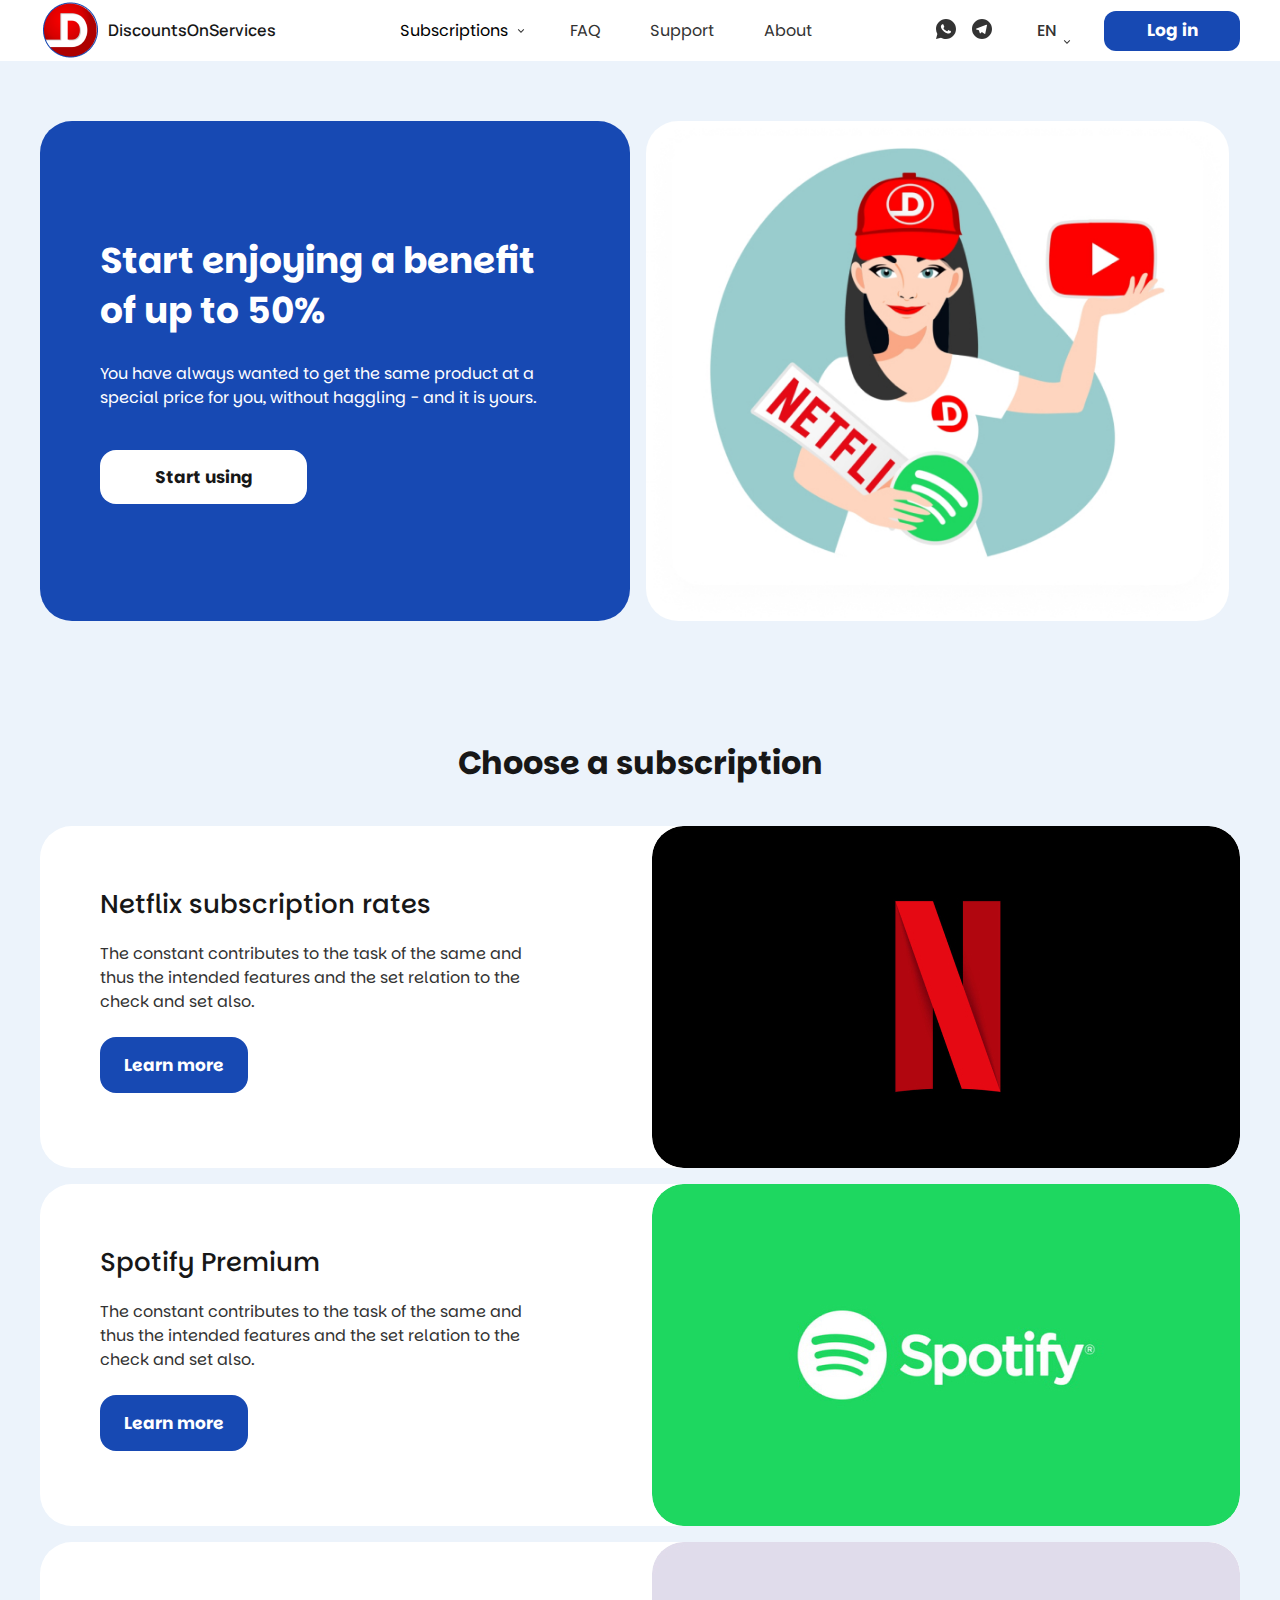
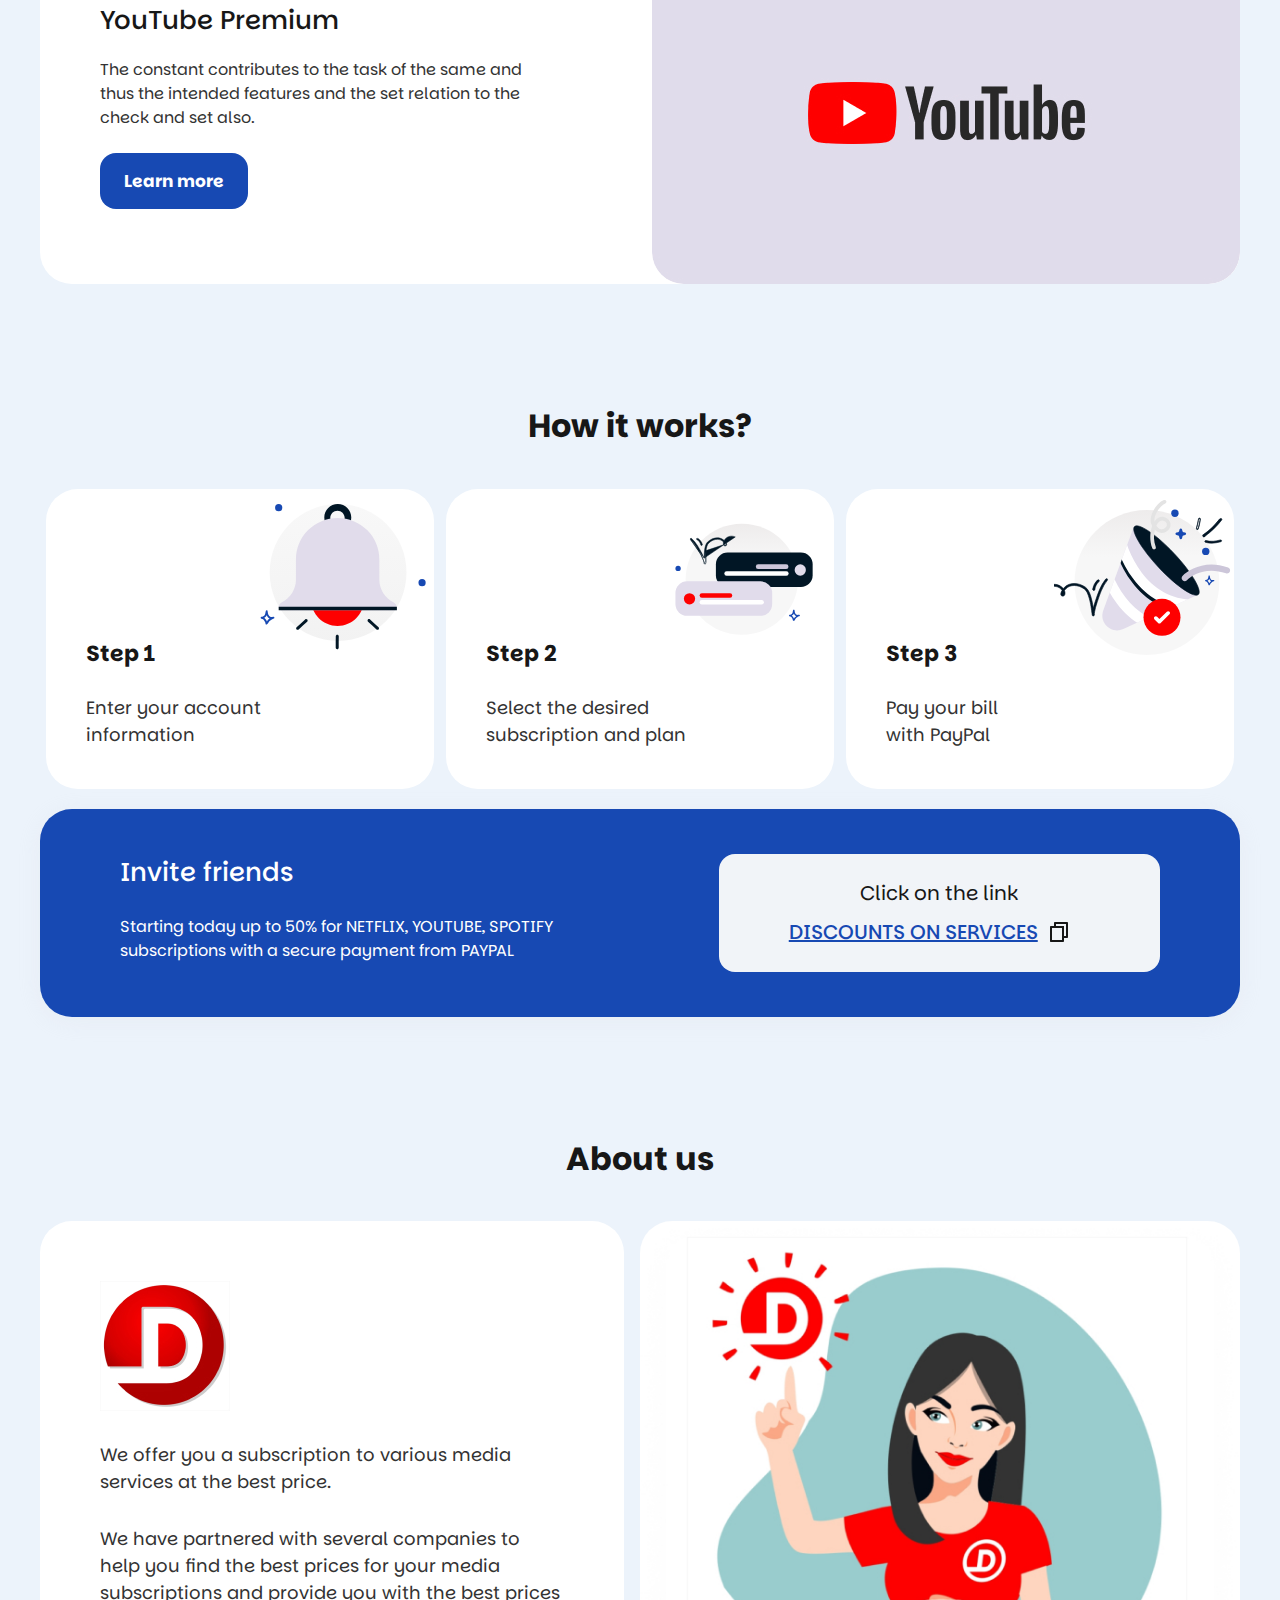
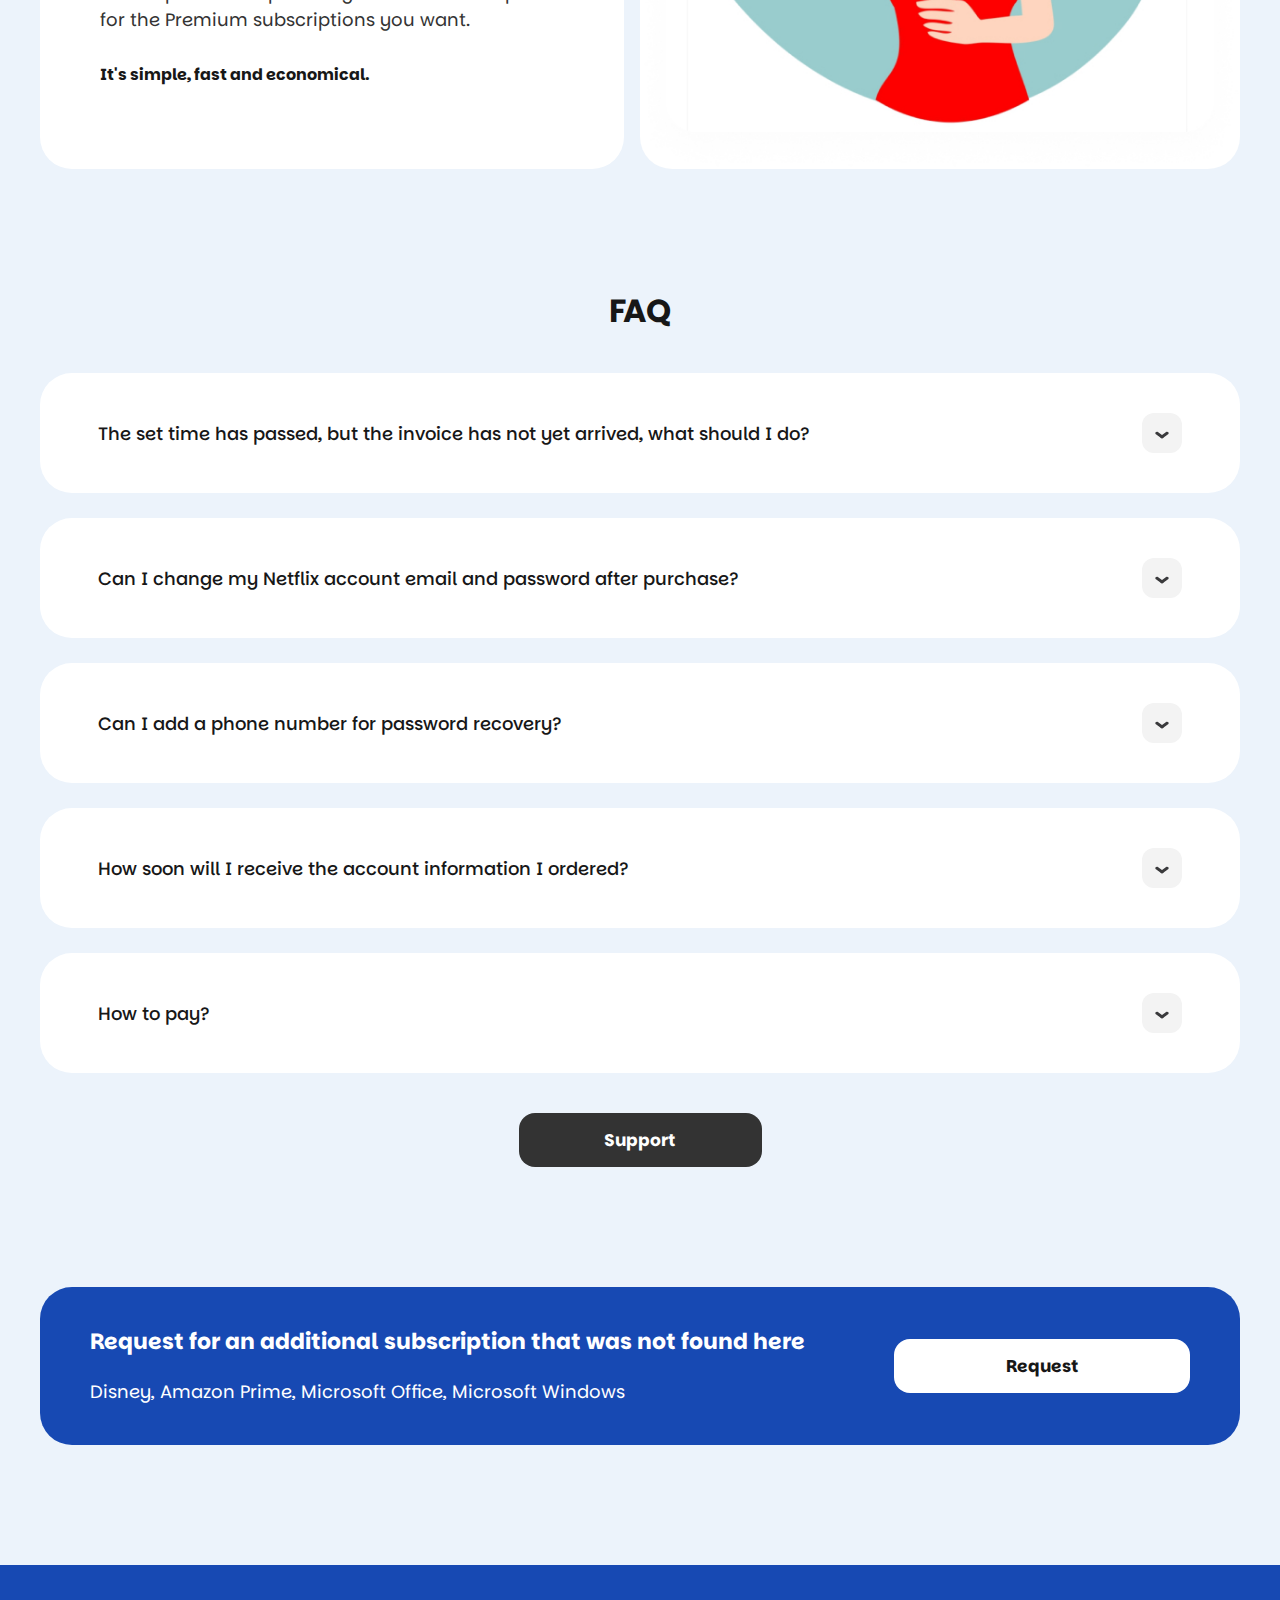
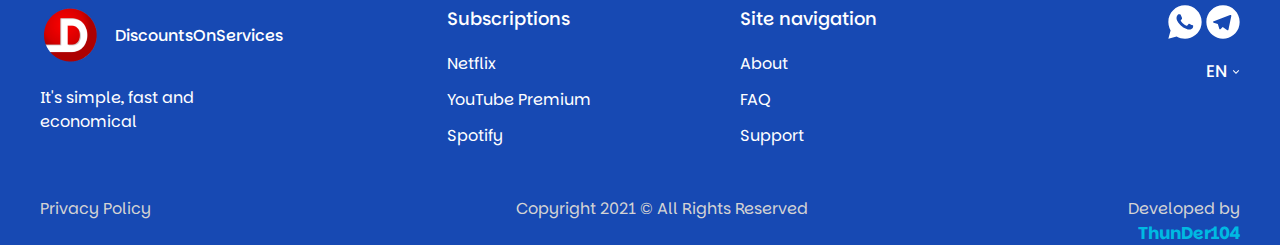
<file: index.html>
<!DOCTYPE html>
<html lang="en">

<head>
  <meta charset="UTF-8">
  <meta name="viewport" content="width=device-width, initial-scale=1.0">
  <title>DiscountsOnServices - Home</title>
  <link rel="stylesheet" href="./reset.css">
  <link rel="stylesheet" href="./style.css">
  <link rel="stylesheet" href="./hover.css">
</head>
<header class="header">
  <div class="container">
    <a class="header__logo-wrapper" href="./index-en.html">
      <img src="./img/logo.png" alt="" class="header__logo-img">
      DiscountsOnServices
    </a>
    <nav class="header__nav">
      <ul class="header__nav-list">
        <li class="select">
          <select name="header__nav-subs" id="pageSelect">
            <option value="" selected>Subscriptions</option>
            <option value="https://google.com">Netflix</option> <!--! NETFLIX -->
            <option value="https://google.com">YouTube Premium</option> <!--! YOUTUBE PREMIUM -->
            <option value="https://google.com">Spotify</option> <!--! SPOTIFY -->
          </select>
        </li>
        <li><a href="#!">FAQ</a></li> <!--! FAQ -->
        <li><a href="#faq">Support</a></li>
        <li><a href="#info">About</a></li>
      </ul>
    </nav>
    <div class="header__btns-wrapper">
      <div class="header__socials-wrapper">
        <a href="#!" class="header__socials-item"><svg width="20" height="20" viewBox="0 0 20 20" fill="none"
            xmlns="http://www.w3.org/2000/svg" class="header__socials-icon">
            <path
              d="M0.00401338 20L1.35601 15.032C0.465151 13.5049 -0.00289063 11.768 1.34322e-05 10C1.34322e-05 4.477 4.47701 0 10 0C15.523 0 20 4.477 20 10C20 15.523 15.523 20 10 20C8.23279 20.0029 6.49667 19.5352 4.97001 18.645L0.00401338 20ZM6.39101 5.308C6.26188 5.31602 6.13569 5.35003 6.02001 5.408C5.91153 5.46943 5.81251 5.54622 5.72601 5.636C5.60601 5.749 5.53801 5.847 5.46501 5.942C5.09542 6.423 4.89662 7.01342 4.90001 7.62C4.90201 8.11 5.03001 8.587 5.23001 9.033C5.63901 9.935 6.31201 10.89 7.20101 11.775C7.41501 11.988 7.62401 12.202 7.84901 12.401C8.9524 13.3725 10.2673 14.073 11.689 14.447L12.258 14.534C12.443 14.544 12.628 14.53 12.814 14.521C13.1053 14.506 13.3896 14.4271 13.647 14.29C13.813 14.202 13.891 14.158 14.03 14.07C14.03 14.07 14.073 14.042 14.155 13.98C14.29 13.88 14.373 13.809 14.485 13.692C14.568 13.606 14.64 13.505 14.695 13.39C14.773 13.227 14.851 12.916 14.883 12.657C14.907 12.459 14.9 12.351 14.897 12.284C14.893 12.177 14.804 12.066 14.707 12.019L14.125 11.758C14.125 11.758 13.255 11.379 12.724 11.137C12.668 11.1126 12.608 11.0987 12.547 11.096C12.4786 11.089 12.4095 11.0967 12.3443 11.1186C12.2791 11.1405 12.2193 11.1761 12.169 11.223V11.221C12.164 11.221 12.097 11.278 11.374 12.154C11.3325 12.2098 11.2754 12.2519 11.2098 12.2751C11.1443 12.2982 11.0733 12.3013 11.006 12.284C10.9409 12.2666 10.877 12.2445 10.815 12.218C10.691 12.166 10.648 12.146 10.563 12.109L10.558 12.107C9.98592 11.8572 9.45624 11.5198 8.98801 11.107C8.86201 10.997 8.74501 10.877 8.62501 10.761C8.23159 10.3842 7.88873 9.95801 7.60501 9.493L7.54601 9.398C7.50364 9.33416 7.46937 9.2653 7.44401 9.193C7.40601 9.046 7.50501 8.928 7.50501 8.928C7.50501 8.928 7.74801 8.662 7.86101 8.518C7.9551 8.39832 8.04289 8.27382 8.12401 8.145C8.24201 7.955 8.27901 7.76 8.21701 7.609C7.93701 6.925 7.64701 6.244 7.34901 5.568C7.29001 5.434 7.11501 5.338 6.95601 5.319C6.90201 5.313 6.84801 5.307 6.79401 5.303C6.65972 5.29633 6.52515 5.29766 6.39101 5.307V5.308Z" />
          </svg>
        </a>
        <a href="https://t.me/ThunDer_104" class="header__socials-item">
          <svg width="20" height="20" viewBox="0 0 20 20" fill="none" xmlns="http://www.w3.org/2000/svg"
            class="header__socials-icon">
            <path
              d="M10 20C4.477 20 0 15.523 0 10C0 4.477 4.477 0 10 0C15.523 0 20 4.477 20 10C20 15.523 15.523 20 10 20ZM6.89 11.17L6.903 11.163L7.773 14.033C7.885 14.344 8.039 14.4 8.226 14.374C8.414 14.349 8.513 14.248 8.636 14.13L9.824 12.982L12.374 14.87C12.84 15.127 13.175 14.994 13.291 14.438L14.948 6.616C15.131 5.888 14.811 5.596 14.246 5.828L4.513 9.588C3.849 9.854 3.853 10.226 4.393 10.391L6.89 11.171V11.17Z" />
          </svg>

        </a>
      </div>
      <div class="header__lang-wrapper">
        <select name="lang" id="lang" class="lang">
          <option value="./index.html" selected>EN</option>
          <option value="./index-ru.html">RU</option>
          <option value="./index-ua.html">UA</option>
        </select>
      </div>
      <a href="#!" class="header__login">Log in</a>
    </div>
    <button class="menu-icon">
      <div class="menu-icon__line"></div>
    </button>
  </div>



  <!--! MOBILE  -->
  <div class="mobile">
    <div class="mobile__container">
      <nav class="mobile__nav">
        <ul class="mobile__nav-list mobile__nav-list--icons">
          <li class="mobile__nav-list__item mobile__nav-list__item--icons"><a href="#!">Home</a></li>
          <li class="mobile__nav-list__item mobile__nav-list__item--icons"><a href="#!">About</a></li>
          <li class="mobile__nav-list__item mobile__nav-list__item--icons"><a href="#!">FAQ</a></li>
          <li class="mobile__nav-list__item mobile__nav-list__item--icons"><a href="#!">Support</a></li>
        </ul>
      </nav>
      <nav class="mobile__nav">
        <ul class="mobile__nav-list">
          <li class="mobile__nav-list__item"><a href="#!">Netflix</a></li>
          <li class="mobile__nav-list__item"><a href="#!">Youtube</a></li>
          <li class="mobile__nav-list__item"><a href="#!">Spotify</a></li>
        </ul>
      </nav>
      <div class="mobile-reg">
        <button class="mobile-reg__btn login">Login</button>
        <button class="mobile-reg__btn sign">Sign up</button>
      </div>
      <div class="mobile-bottom">
        <div class="mobile__socials">
          <a href="#!" class="mobile__socials-item">
            <svg width="20" height="20" viewBox="0 0 20 20" fill="none" xmlns="http://www.w3.org/2000/svg"
              class="mobile__socials-icon">
              <path
                d="M0.00401338 20L1.35601 15.032C0.465151 13.5049 -0.00289063 11.768 1.34322e-05 10C1.34322e-05 4.477 4.47701 0 10 0C15.523 0 20 4.477 20 10C20 15.523 15.523 20 10 20C8.23279 20.0029 6.49667 19.5352 4.97001 18.645L0.00401338 20ZM6.39101 5.308C6.26188 5.31602 6.13569 5.35003 6.02001 5.408C5.91153 5.46943 5.81251 5.54622 5.72601 5.636C5.60601 5.749 5.53801 5.847 5.46501 5.942C5.09542 6.423 4.89662 7.01342 4.90001 7.62C4.90201 8.11 5.03001 8.587 5.23001 9.033C5.63901 9.935 6.31201 10.89 7.20101 11.775C7.41501 11.988 7.62401 12.202 7.84901 12.401C8.9524 13.3725 10.2673 14.073 11.689 14.447L12.258 14.534C12.443 14.544 12.628 14.53 12.814 14.521C13.1053 14.506 13.3896 14.4271 13.647 14.29C13.813 14.202 13.891 14.158 14.03 14.07C14.03 14.07 14.073 14.042 14.155 13.98C14.29 13.88 14.373 13.809 14.485 13.692C14.568 13.606 14.64 13.505 14.695 13.39C14.773 13.227 14.851 12.916 14.883 12.657C14.907 12.459 14.9 12.351 14.897 12.284C14.893 12.177 14.804 12.066 14.707 12.019L14.125 11.758C14.125 11.758 13.255 11.379 12.724 11.137C12.668 11.1126 12.608 11.0987 12.547 11.096C12.4786 11.089 12.4095 11.0967 12.3443 11.1186C12.2791 11.1405 12.2193 11.1761 12.169 11.223V11.221C12.164 11.221 12.097 11.278 11.374 12.154C11.3325 12.2098 11.2754 12.2519 11.2098 12.2751C11.1443 12.2982 11.0733 12.3013 11.006 12.284C10.9409 12.2666 10.877 12.2445 10.815 12.218C10.691 12.166 10.648 12.146 10.563 12.109L10.558 12.107C9.98592 11.8572 9.45624 11.5198 8.98801 11.107C8.86201 10.997 8.74501 10.877 8.62501 10.761C8.23159 10.3842 7.88873 9.95801 7.60501 9.493L7.54601 9.398C7.50364 9.33416 7.46937 9.2653 7.44401 9.193C7.40601 9.046 7.50501 8.928 7.50501 8.928C7.50501 8.928 7.74801 8.662 7.86101 8.518C7.9551 8.39832 8.04289 8.27382 8.12401 8.145C8.24201 7.955 8.27901 7.76 8.21701 7.609C7.93701 6.925 7.64701 6.244 7.34901 5.568C7.29001 5.434 7.11501 5.338 6.95601 5.319C6.90201 5.313 6.84801 5.307 6.79401 5.303C6.65972 5.29633 6.52515 5.29766 6.39101 5.307V5.308Z"
                fill="#333333" />
            </svg>
          </a>
          <a href="https://t.me/ThunDer_104" class="mobile__socials-item">
            <svg width="20" height="20" viewBox="0 0 20 20" fill="none" xmlns="http://www.w3.org/2000/svg"
              class="mobile__socials-icon">
              <path
                d="M10 20C4.477 20 0 15.523 0 10C0 4.477 4.477 0 10 0C15.523 0 20 4.477 20 10C20 15.523 15.523 20 10 20ZM6.89 11.17L6.903 11.163L7.773 14.033C7.885 14.344 8.039 14.4 8.226 14.374C8.414 14.349 8.513 14.248 8.636 14.13L9.824 12.982L12.374 14.87C12.84 15.127 13.175 14.994 13.291 14.438L14.948 6.616C15.131 5.888 14.811 5.596 14.246 5.828L4.513 9.588C3.849 9.854 3.853 10.226 4.393 10.391L6.89 11.171V11.17Z"
                fill="#333333" />
            </svg>
          </a>
        </div>
        <div class="mobile__lang-wrapper">
          <select name="mobile__lang" id="mobile__lang" class="mobile__lang">
            <option value="./index.html" selected>EN</option>
            <option value="./index-ru.html">RU</option>
            <option value="./index-ua.html">UA</option>
          </select>
        </div>
      </div>
    </div>
  </div>
</header>




<main class="main">
  <section class="hero">
    <div class="container">
      <div class="hero__wrapper">
        <h1 class="hero__title title">Start enjoying a benefit
          of up to 50%</h1>
        <p class="hero__desc desc">You have always wanted to get the same product at a special price for you, without
          haggling - and it is yours.</p>
        <button class="hero__btn">Start using</button>
      </div>
      <img src="./img/hero.jpg" alt="There hero image" class="hero__img">
    </div>
  </section>
  <section class="sublist">
    <div class="container">
      <h3 class="sublist__title title">Choose a subscription</h3>
      <div class="sublist__cards">
        <div class="sublist__card">
          <div class="sublist__card-wrapper">
            <h3 class="sublist__card-title title">Netflix subscription rates</h3>
            <p class="sublist__card-desc desc">The constant contributes to the task of the same and thus the intended
              features and the set relation to the check and set also.</p>
            <a class="btn sublist__card-btn" href="#!">Learn more</a>
          </div>
          <img src="./img/netflix.jpg" alt="" class="sublist__card-img">
        </div>
        <div class="sublist__card">
          <div class="sublist__card-wrapper">
            <h3 class="sublist__card-title title">Spotify Premium</h3>
            <p class="sublist__card-desc desc">The constant contributes to the task of the same and thus the intended
              features and the set relation to the check and set also.</p>
            <a class="btn sublist__card-btn" href="#!">Learn more</a>
          </div>
          <img src="./img/spotify.jpg" alt="" class="sublist__card-img">
        </div>
        <div class="sublist__card">
          <div class="sublist__card-wrapper">
            <h3 class="sublist__card-title title">YouTube Premium</h3>
            <p class="sublist__card-desc desc">The constant contributes to the task of the same and thus the intended
              features and the set relation to the check and set also.</p>
            <a class="btn sublist__card-btn" href="#!">Learn more</a>
          </div>
          <img src="./img/youtube.jpg" alt="" class="sublist__card-img">
        </div>
      </div>
    </div>
  </section>
  <section class="info">
    <div class="container">
      <h2 class="info__title title">How it works?</h2>
      <div class="info__steps">
        <div class="info__card">
          <img src="./img/info-list_1.svg" alt="" class="info__card-img">
          <h3 class="info__card-title title">Step 1</h3>
          <p class="info__card-desc desc">Enter your account<br>information</p>
        </div>
        <div class="info__card">
          <img src="./img/info-list_2.svg" alt="" class="info__card-img">
          <h3 class="info__card-title title">Step 2</h3>
          <p class="info__card-desc desc">Select the desired<br>subscription and plan</p>
        </div>
        <div class="info__card">
          <img src="./img/info-list_3.svg" alt="" class="info__card-img">
          <h3 class="info__card-title title">Step 3</h3>
          <p class="info__card-desc desc">Pay your bill<br>
            with PayPal</p>
        </div>
      </div>
      <div class="info__invite">
        <div class="info__invite-wrapper">
          <h3 class="info__invite-title title">Invite friends</h3>
          <p class="info__invite-desc desc">Starting today up to 50% for NETFLIX, YOUTUBE, SPOTIFY subscriptions with
            a secure payment from PAYPAL</p>
        </div>
        <div class="info__invite-link-wrapper">
          <h3 class="info__link-title title">Click on the link</h3>
          <a href="https://t.me/DiscountsOnServices_bot" class="info__invite-link">Discounts On Services</a>
        </div>
      </div>
    </div>
  </section>

  <section class="about">
    <div class="container">
      <h2 class="about__title title">
        About us
      </h2>
      <div class="about__content">
        <div class="about__text">
          <img src="./img/logo-big.jpg" alt="" class="about__logo">
          <p class="about__desc desc">We offer you a subscription to various media services at the best price.</p>
          <p class="about__desc desc">We have partnered with several companies to help you find the best prices for
            your media subscriptions and provide you with the best prices for the Premium subscriptions you want.</p>
          <p class="about__desc__bold desc">It's simple, fast and economical.</p>
        </div>
        <img src="./img/about-hero.jpg" alt="" class="about__img">
      </div>
    </div>
  </section>

  <section class="faq">
    <div class="container">
      <h2 class="faq__title title">FAQ</h2>
      <div class="faq__accordion">
        <div class="faq__accordion-item">
          <div class="faq__accordion-header">
            <h4 class="faq__accordion-title title">The set time has passed, but the invoice has not yet arrived, what
              should I do?</h4>
          </div>
          <div class="faq__accordion-body">
            <p class="faq__accordion-content desc">If the invoice hasn't arrived on time, check your spam folder and
              confirm the sender's contact details. If needed, reach out to request a resend or alternative delivery
              method.</p>
          </div>
        </div>
        <div class="faq__accordion-item">
          <div class="faq__accordion-header">
            <h4 class="faq__accordion-title title">Can I change my Netflix account email and password after purchase?
            </h4>
          </div>
          <div class="faq__accordion-body">
            <p class="faq__accordion-content desc">Yes shure! You can change your email and password twice a day</p>
          </div>
        </div>
        <div class="faq__accordion-item">
          <div class="faq__accordion-header">
            <h4 class="faq__accordion-title title">Can I add a phone number for password recovery?</h4>
          </div>
          <div class="faq__accordion-body">
            <p class="faq__accordion-content desc">Yes shure!</p>
          </div>
        </div>
        <div class="faq__accordion-item">
          <div class="faq__accordion-header">
            <h4 class="faq__accordion-title title">How soon will I receive the account information I ordered?</h4>
          </div>
          <div class="faq__accordion-body">
            <p class="faq__accordion-content desc">1-2 weeks</p>
          </div>
        </div>
        <div class="faq__accordion-item">
          <div class="faq__accordion-header">
            <h4 class="faq__accordion-title title">How to pay?</h4>
          </div>
          <div class="faq__accordion-body">
            <p class="faq__accordion-content desc">Payment options we currently have: PayPal, Bitcoin.</p>
          </div>
        </div>
      </div>
      <button class="faq-btn">Support</button>
    </div>
  </section>
</main>
<div class="wrapper-down">
  <div class="request">
    <div class="container">
      <div class="request-wrapper">
        <div class="request__text-wrapper">
          <h2 class="request__title title">Request for an additional subscription that was not found here</h2>
          <p class="request__desc desc">Disney, Amazon Prime, Microsoft Office, Microsoft Windows</p>
        </div>
        <button class="request__btn">Request</button>
      </div>
    </div>
  </div>
  <footer class="footer">
    <div class="container">
      <div class="footer__info">
        <a class="footer__logo-wrapper" href="./index-en.html">
          <img src="./img/logo.png" alt="" class="footer__logo-img">
          DiscountsOnServices
        </a>
        <p class="footer__desc desc">It's simple, fast and economical</p>
      </div>
      <ul class="footer__nav">
        <li class="footer__nav-item--subs footer__nav-item ">
          <h4 class="footer__list-title">Subscriptions</h4>
          <ul class="footer__nav-list">
            <li><a href="#!" class="footer__nav-link">Netflix</a></li>
            <li><a href="#!" class="footer__nav-link">YouTube Premium</a></li>
            <li><a href="#!" class="footer__nav-link">Spotify</a></li>
          </ul>
        </li>
        <li class="footer__nav-item footer__nav-item--nav">
          <h4 class="footer__list-title">Site navigation</h4>
          <ul class="footer__nav-list">
            <li><a href="#!" class="footer__nav-link">About</a></li>
            <li><a href="#!" class="footer__nav-link">FAQ</a></li>
            <li><a href="#!" class="footer__nav-link">Support</a></li>
          </ul>
        </li>
      </ul>
      <div class="footer__btns-wrapper">
        <div class="footer__socials">
          <div class="footer__socials-links">
            <a href="#!" class="footer__social-link">
              <svg class="footer__social-icon" width="34" height="34" viewBox="0 0 34 34" xmlns="http://www.w3.org/2000/svg">
                <path
                  d="M0.340185 33.6663L2.59352 25.3863C1.10875 22.8411 0.328678 19.9463 0.333518 16.9997C0.333518 7.79467 7.79519 0.333008 17.0002 0.333008C26.2052 0.333008 33.6669 7.79467 33.6669 16.9997C33.6669 26.2047 26.2052 33.6663 17.0002 33.6663C14.0548 33.6711 11.1613 32.8916 8.61685 31.408L0.340185 33.6663ZM10.9852 9.17967C10.77 9.19304 10.5596 9.24973 10.3669 9.34634C10.1861 9.44872 10.021 9.57672 9.87685 9.72634C9.67685 9.91467 9.56352 10.078 9.44185 10.2363C8.82587 11.038 8.49453 12.022 8.50018 13.033C8.50352 13.8497 8.71685 14.6447 9.05018 15.388C9.73185 16.8913 10.8535 18.483 12.3352 19.958C12.6919 20.313 13.0402 20.6697 13.4152 21.0013C15.2542 22.6204 17.4456 23.7881 19.8152 24.4113L20.7635 24.5563C21.0719 24.573 21.3802 24.5497 21.6902 24.5347C22.1756 24.5096 22.6495 24.3782 23.0785 24.1497C23.3552 24.003 23.4852 23.9297 23.7169 23.783C23.7169 23.783 23.7885 23.7363 23.9252 23.633C24.1502 23.4663 24.2885 23.348 24.4752 23.153C24.6135 23.0097 24.7335 22.8413 24.8252 22.6497C24.9552 22.378 25.0852 21.8597 25.1385 21.428C25.1785 21.098 25.1669 20.918 25.1619 20.8063C25.1552 20.628 25.0069 20.443 24.8452 20.3647L23.8752 19.9297C23.8752 19.9297 22.4252 19.298 21.5402 18.8947C21.4469 18.854 21.3469 18.8308 21.2452 18.8263C21.1312 18.8146 21.0159 18.8275 20.9073 18.864C20.7986 18.9005 20.699 18.9598 20.6152 19.038V19.0347C20.6069 19.0347 20.4952 19.1297 19.2902 20.5897C19.221 20.6826 19.1258 20.7528 19.0165 20.7914C18.9073 20.83 18.789 20.8352 18.6769 20.8063C18.5683 20.7773 18.4619 20.7405 18.3585 20.6963C18.1519 20.6097 18.0802 20.5763 17.9385 20.5147L17.9302 20.5113C16.9767 20.095 16.0939 19.5328 15.3135 18.8447C15.1035 18.6613 14.9085 18.4613 14.7085 18.268C14.0528 17.6401 13.4814 16.9297 13.0085 16.1547L12.9102 15.9963C12.8396 15.8899 12.7825 15.7752 12.7402 15.6547C12.6769 15.4097 12.8419 15.213 12.8419 15.213C12.8419 15.213 13.2469 14.7697 13.4352 14.5297C13.592 14.3302 13.7383 14.1227 13.8735 13.908C14.0702 13.5913 14.1319 13.2663 14.0285 13.0147C13.5619 11.8747 13.0785 10.7397 12.5819 9.61301C12.4835 9.38967 12.1919 9.22967 11.9269 9.19801C11.8369 9.18801 11.7469 9.17801 11.6569 9.17134C11.433 9.16022 11.2087 9.16245 10.9852 9.17801V9.17967Z"
                  fill="white" />
              </svg>

            </a>
            <a href="https://t.me/ThunDer_104" class="footer__social-link"><svg class="footer__social-icon" width="34" height="34"
                viewBox="0 0 34 34" xmlns="http://www.w3.org/2000/svg">
                <path
                  d="M17.0002 33.6663C7.79516 33.6663 0.333496 26.2047 0.333496 16.9997C0.333496 7.79467 7.79516 0.333008 17.0002 0.333008C26.2052 0.333008 33.6668 7.79467 33.6668 16.9997C33.6668 26.2047 26.2052 33.6663 17.0002 33.6663ZM11.8168 18.9497L11.8385 18.938L13.2885 23.7213C13.4752 24.2397 13.7318 24.333 14.0435 24.2897C14.3568 24.248 14.5218 24.0797 14.7268 23.883L16.7068 21.9697L20.9568 25.1163C21.7335 25.5447 22.2918 25.323 22.4852 24.3963L25.2468 11.3597C25.5518 10.1463 25.0185 9.65967 24.0768 10.0463L7.85516 16.313C6.7485 16.7563 6.75516 17.3763 7.65516 17.6513L11.8168 18.9513V18.9497Z"
                  fill="white" />
              </svg>
            </a>
          </div>

          <div class="footer__lang-wrapper">
            <select name="footer__lang" id="footer__lang" class="footer__lang">
              <option value="./index.html" selected>EN</option>
              <option value="./index-ru.html">RU</option>
              <option value="./index-ua.html">UA</option>
            </select>
          </div>
        </div>
      </div>
      <a href="#!" class="footer__bottom-link privacy">Privacy Policy</a>
      <a href="#!" class="footer__bottom-link copy">Copyright 2021 © All Rights Reserved</a>
      <a href="https://t.me/ThunDer_104" class="footer__bottom-link dev">Developed by <span
          class="thunder">ThunDer104</span></a>
    </div>
  </footer>
</div>

<script src="./js/script.js"></script>
</body>

</html>
</file>
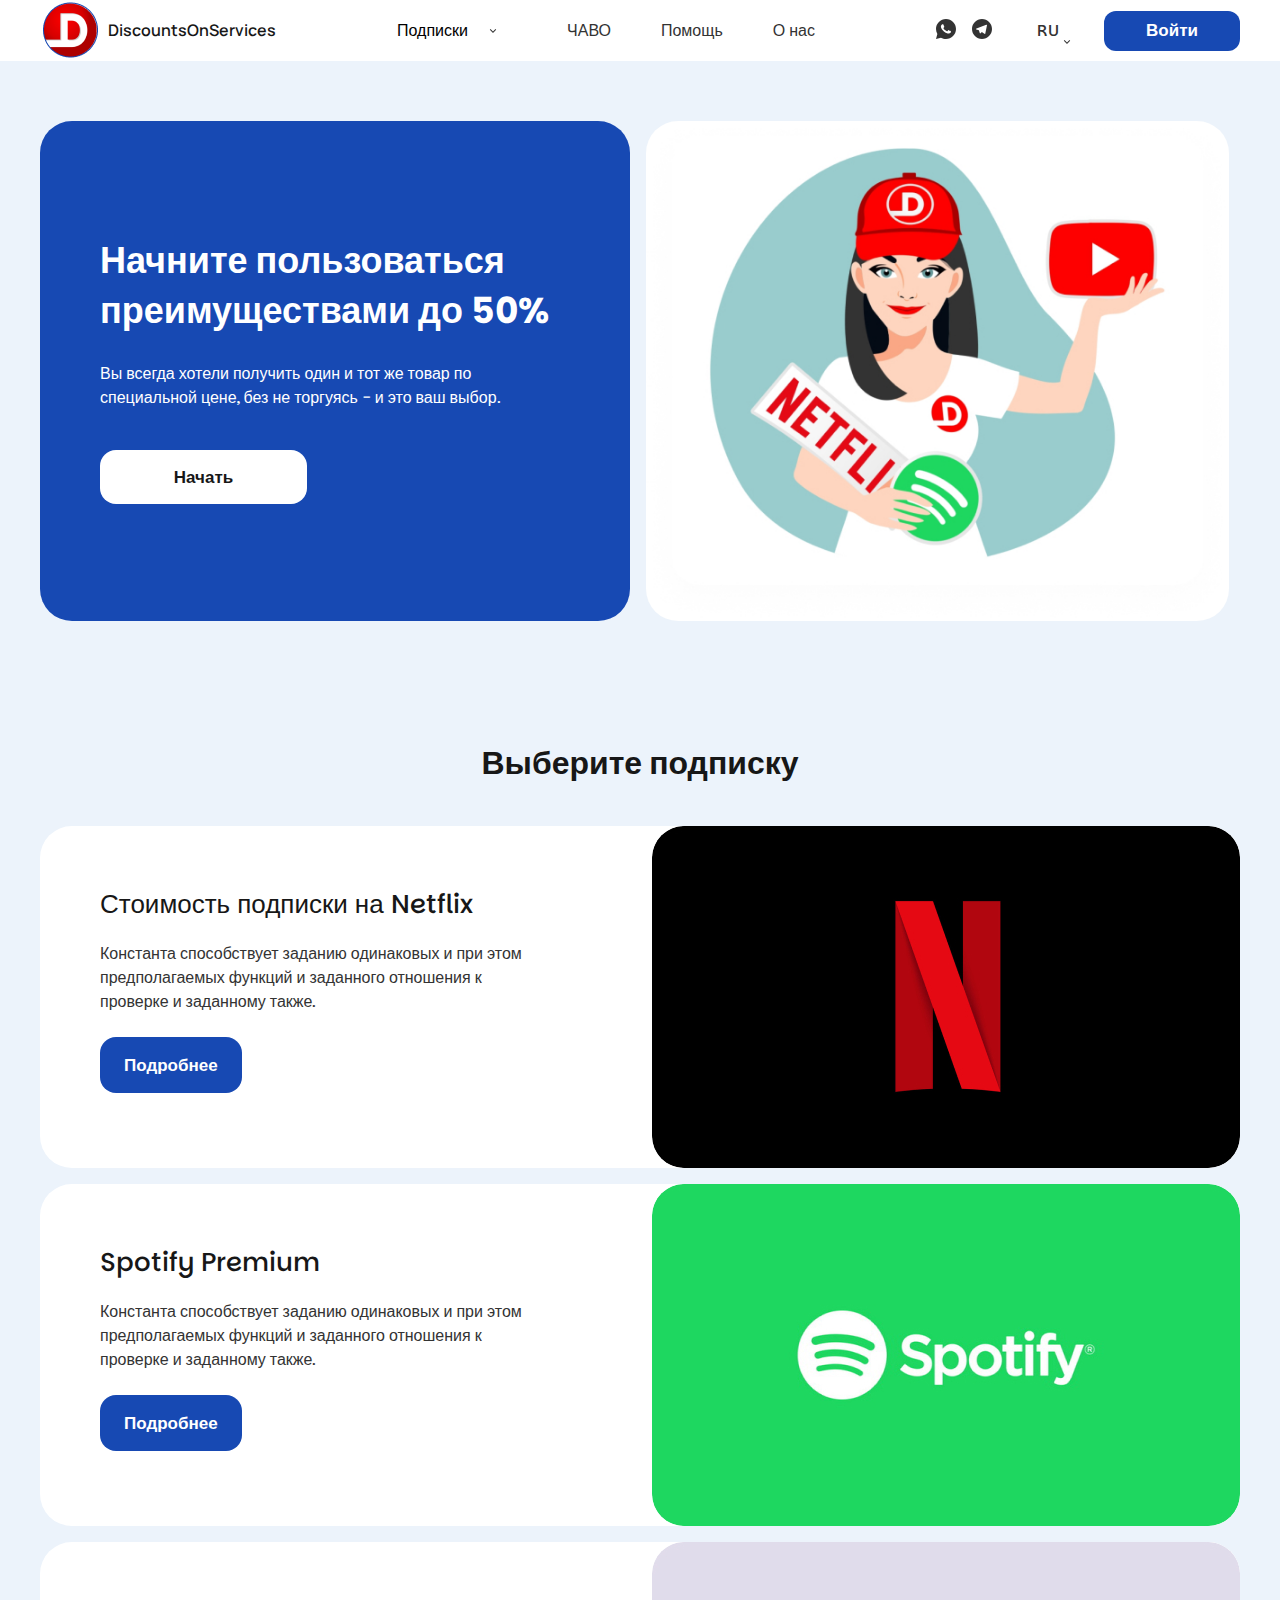
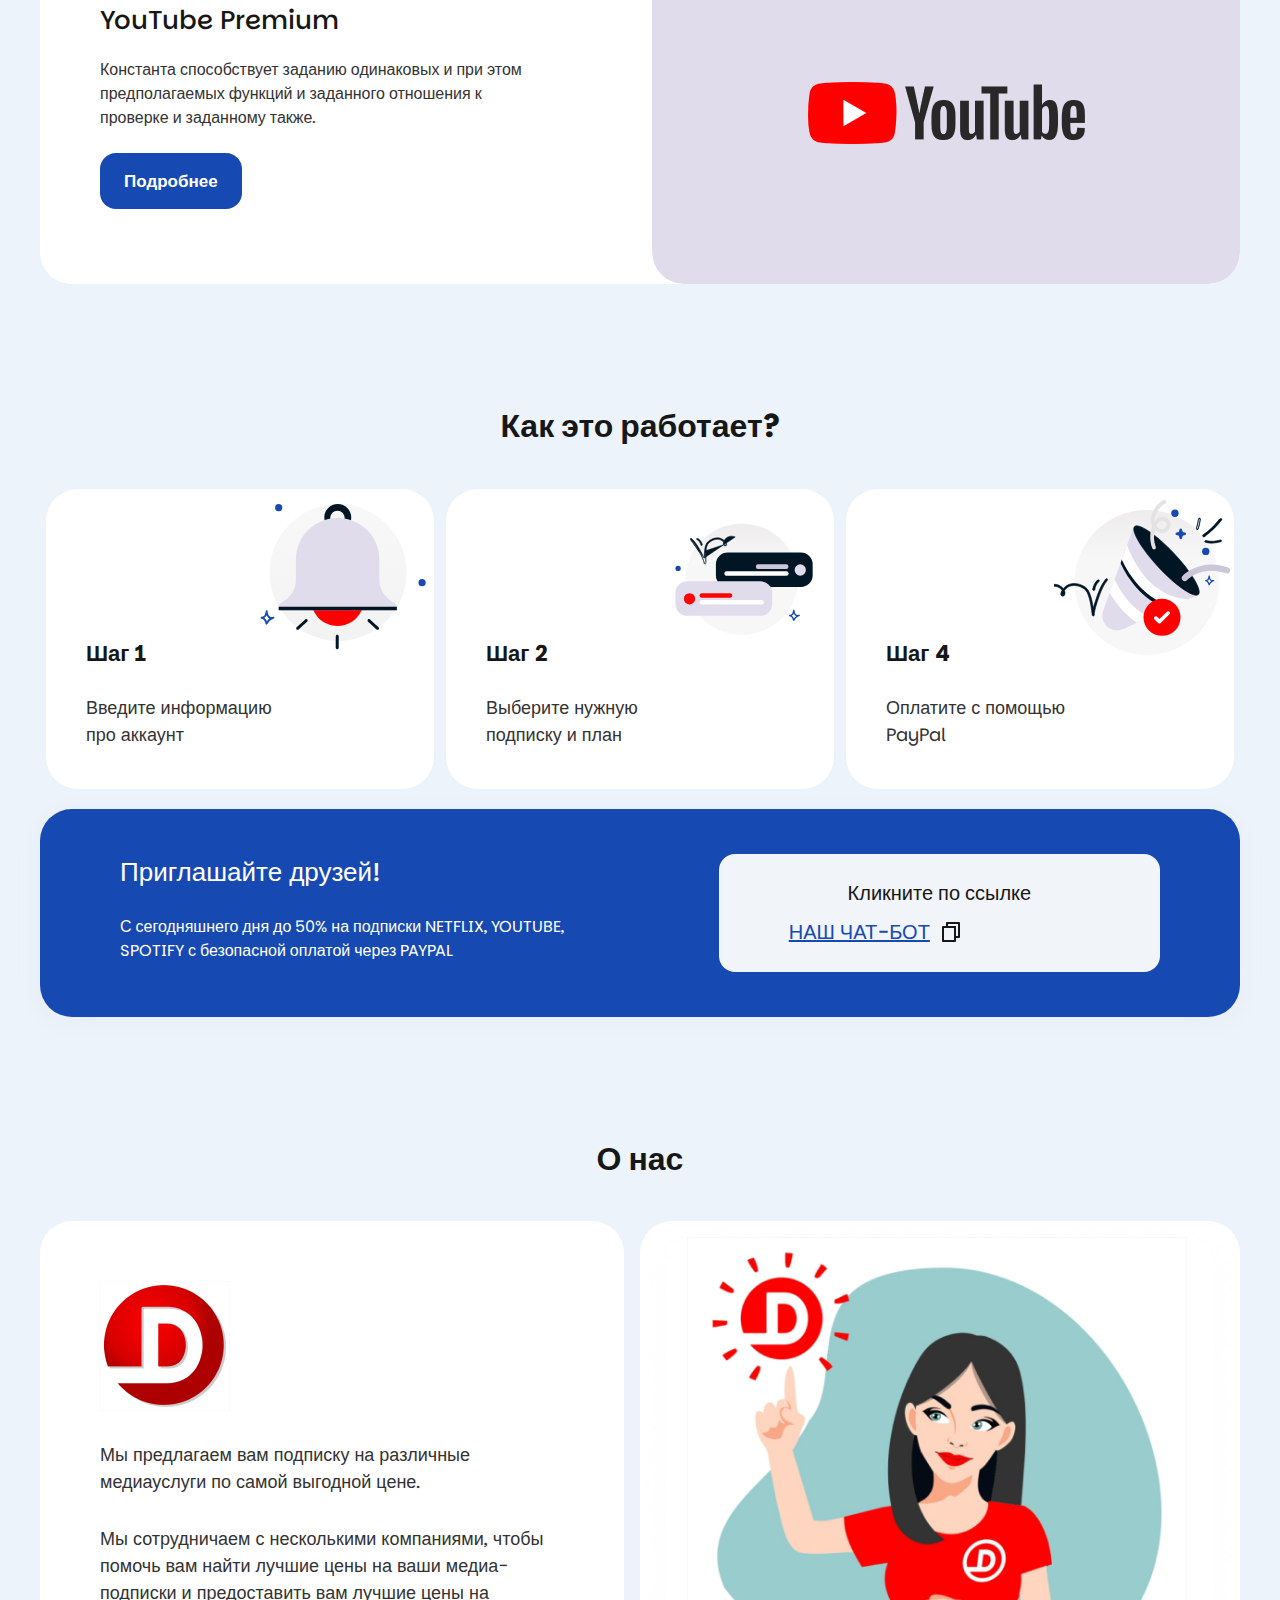
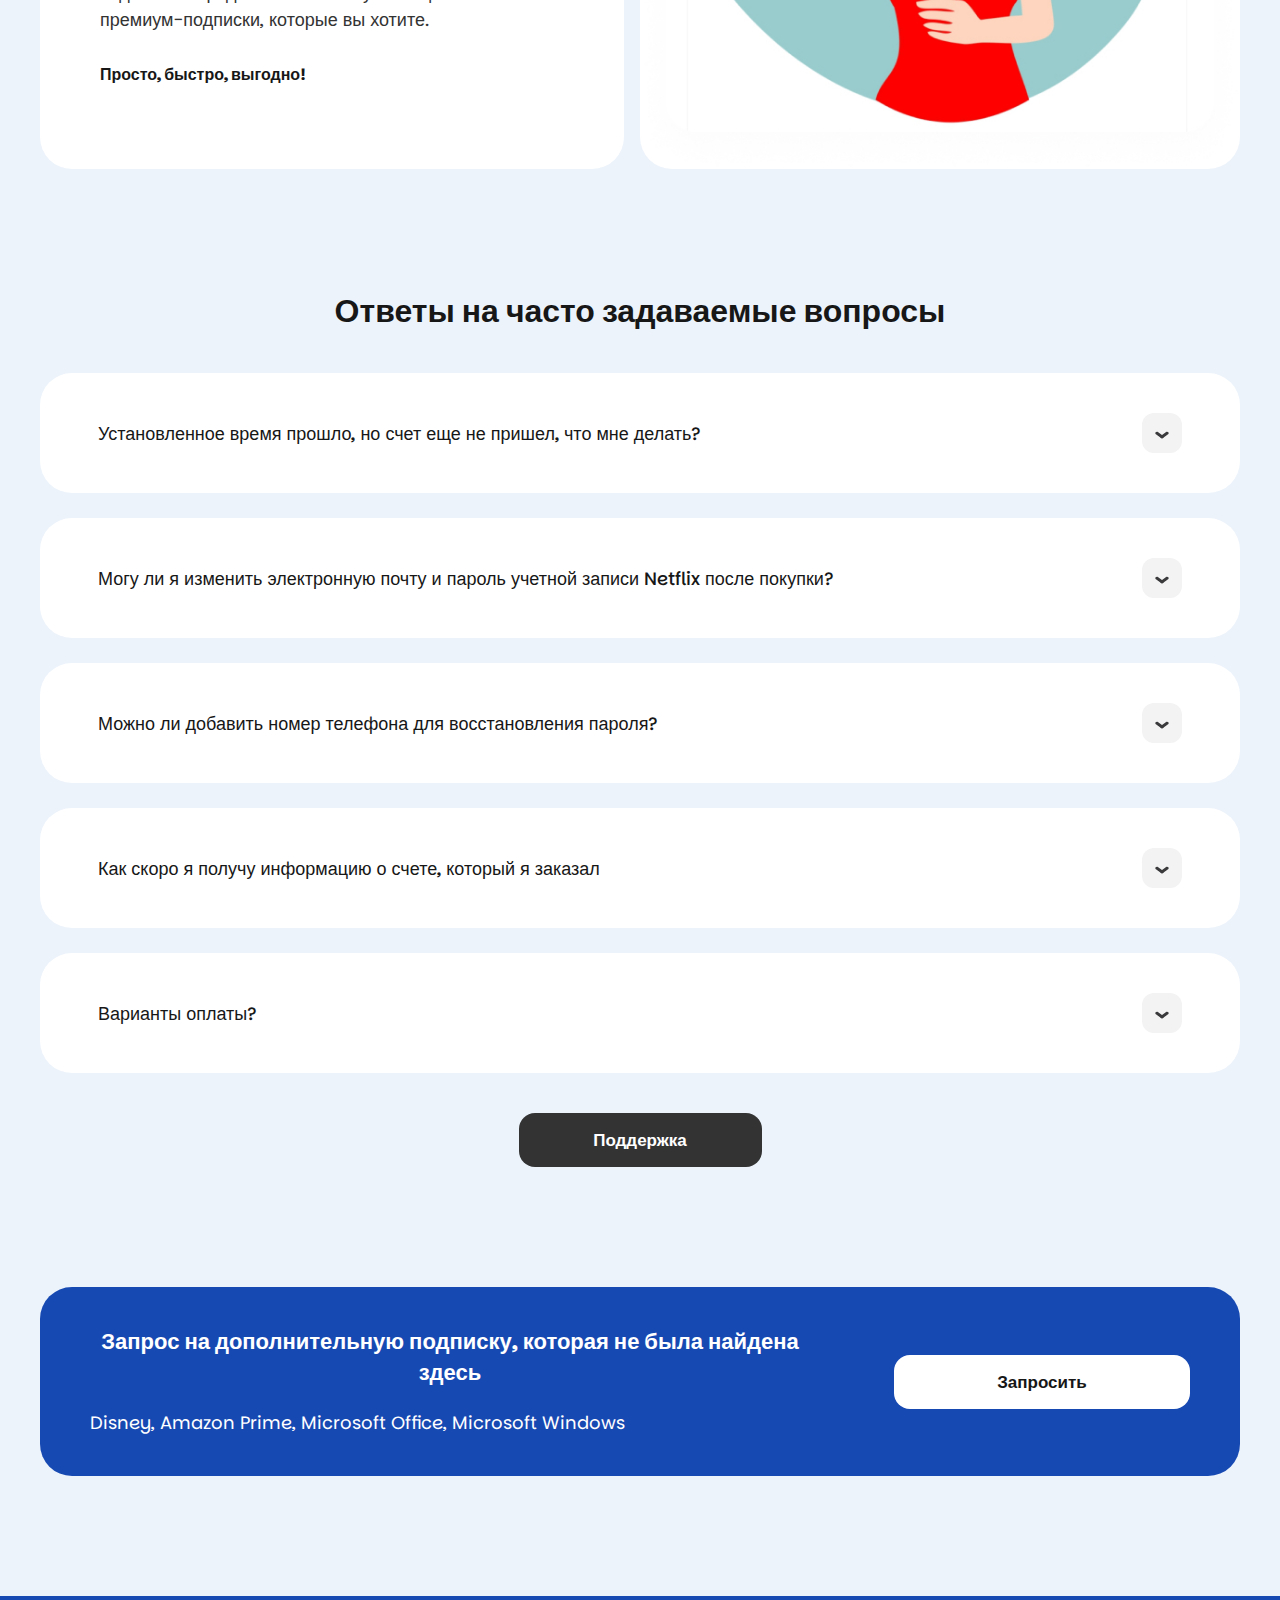
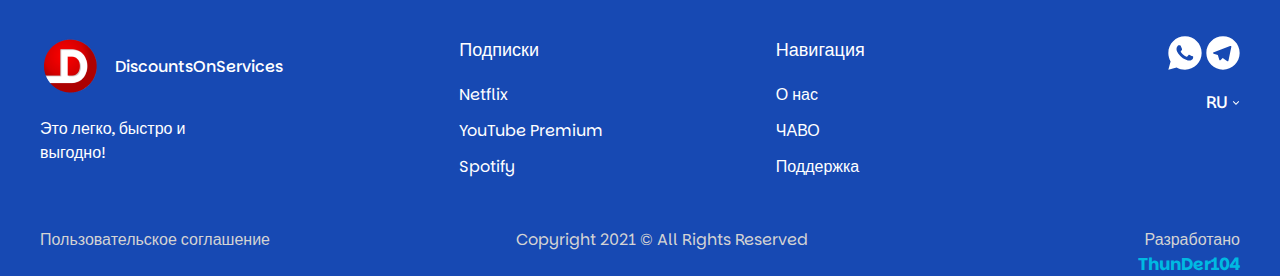
<file: index-ru.html>
<!DOCTYPE html>
<html lang="ru">

<head>
  <meta charset="UTF-8">
  <meta name="viewport" content="width=device-width, initial-scale=1.0">
  <title>DiscountsOnServices - Главная</title>
  <link rel="stylesheet" href="./reset.css">
  <link rel="stylesheet" href="./style.css">
  <link rel="stylesheet" href="./style-ru.css">
  <link rel="stylesheet" href="./hover.css">
</head>
<header class="header">
  <div class="container">
    <a class="header__logo-wrapper" href="./index-en.html">
      <img src="./img/logo.png" alt="" class="header__logo-img">
      DiscountsOnServices
    </a>
    <nav class="header__nav">
      <ul class="header__nav-list">
        <li class="select">
          <select name="header__nav-subs" id="pageSelect">
            <option value="" selected>Подписки</option>
            <option value="https://google.com">Netflix</option> <!--! NETFLIX -->
            <option value="https://google.com">YouTube Premium</option> <!--! YOUTUBE PREMIUM -->
            <option value="https://google.com">Spotify</option> <!--! SPOTIFY -->
          </select>
        </li>
        <li><a href="#!">ЧАВО</a></li> <!--! FAQ -->
        <li><a href="#faq">Помощь</a></li>
        <li><a href="#info">О нас</a></li>
      </ul>
    </nav>
    <div class="header__btns-wrapper">
      <div class="header__socials-wrapper">
        <a href="#!" class="header__socials-item"><svg width="20" height="20" viewBox="0 0 20 20" fill="none"
            xmlns="http://www.w3.org/2000/svg" class="header__socials-icon">
            <path
              d="M0.00401338 20L1.35601 15.032C0.465151 13.5049 -0.00289063 11.768 1.34322e-05 10C1.34322e-05 4.477 4.47701 0 10 0C15.523 0 20 4.477 20 10C20 15.523 15.523 20 10 20C8.23279 20.0029 6.49667 19.5352 4.97001 18.645L0.00401338 20ZM6.39101 5.308C6.26188 5.31602 6.13569 5.35003 6.02001 5.408C5.91153 5.46943 5.81251 5.54622 5.72601 5.636C5.60601 5.749 5.53801 5.847 5.46501 5.942C5.09542 6.423 4.89662 7.01342 4.90001 7.62C4.90201 8.11 5.03001 8.587 5.23001 9.033C5.63901 9.935 6.31201 10.89 7.20101 11.775C7.41501 11.988 7.62401 12.202 7.84901 12.401C8.9524 13.3725 10.2673 14.073 11.689 14.447L12.258 14.534C12.443 14.544 12.628 14.53 12.814 14.521C13.1053 14.506 13.3896 14.4271 13.647 14.29C13.813 14.202 13.891 14.158 14.03 14.07C14.03 14.07 14.073 14.042 14.155 13.98C14.29 13.88 14.373 13.809 14.485 13.692C14.568 13.606 14.64 13.505 14.695 13.39C14.773 13.227 14.851 12.916 14.883 12.657C14.907 12.459 14.9 12.351 14.897 12.284C14.893 12.177 14.804 12.066 14.707 12.019L14.125 11.758C14.125 11.758 13.255 11.379 12.724 11.137C12.668 11.1126 12.608 11.0987 12.547 11.096C12.4786 11.089 12.4095 11.0967 12.3443 11.1186C12.2791 11.1405 12.2193 11.1761 12.169 11.223V11.221C12.164 11.221 12.097 11.278 11.374 12.154C11.3325 12.2098 11.2754 12.2519 11.2098 12.2751C11.1443 12.2982 11.0733 12.3013 11.006 12.284C10.9409 12.2666 10.877 12.2445 10.815 12.218C10.691 12.166 10.648 12.146 10.563 12.109L10.558 12.107C9.98592 11.8572 9.45624 11.5198 8.98801 11.107C8.86201 10.997 8.74501 10.877 8.62501 10.761C8.23159 10.3842 7.88873 9.95801 7.60501 9.493L7.54601 9.398C7.50364 9.33416 7.46937 9.2653 7.44401 9.193C7.40601 9.046 7.50501 8.928 7.50501 8.928C7.50501 8.928 7.74801 8.662 7.86101 8.518C7.9551 8.39832 8.04289 8.27382 8.12401 8.145C8.24201 7.955 8.27901 7.76 8.21701 7.609C7.93701 6.925 7.64701 6.244 7.34901 5.568C7.29001 5.434 7.11501 5.338 6.95601 5.319C6.90201 5.313 6.84801 5.307 6.79401 5.303C6.65972 5.29633 6.52515 5.29766 6.39101 5.307V5.308Z"
              fill="#333333" />
          </svg>
        </a>
        <a href="https://t.me/ThunDer_104" class="header__socials-item">
          <svg width="20" height="20" viewBox="0 0 20 20" fill="none" xmlns="http://www.w3.org/2000/svg"
            class="header__socials-icon">
            <path
              d="M10 20C4.477 20 0 15.523 0 10C0 4.477 4.477 0 10 0C15.523 0 20 4.477 20 10C20 15.523 15.523 20 10 20ZM6.89 11.17L6.903 11.163L7.773 14.033C7.885 14.344 8.039 14.4 8.226 14.374C8.414 14.349 8.513 14.248 8.636 14.13L9.824 12.982L12.374 14.87C12.84 15.127 13.175 14.994 13.291 14.438L14.948 6.616C15.131 5.888 14.811 5.596 14.246 5.828L4.513 9.588C3.849 9.854 3.853 10.226 4.393 10.391L6.89 11.171V11.17Z"
              fill="#333333" />
          </svg>

        </a>
      </div>
      <div class="header__lang-wrapper">
        <select name="lang" id="lang" class="lang">
          <option value="./index.html">EN</option>
          <option value="./index-ru.html" selected>RU</option>
          <option value="./index-ua.html">UA</option>
        </select>
      </div>
      <a href="#!" class="header__login">Войти</a>
    </div>
    <button class="menu-icon">
      <div class="menu-icon__line"></div>
    </button>
  </div>



  <!--! MOBILE  -->
  <div class="mobile">
    <div class="mobile__container">
      <nav class="mobile__nav">
        <ul class="mobile__nav-list mobile__nav-list--icons">
          <li class="mobile__nav-list__item mobile__nav-list__item--icons"><a href="#!">Главная</a></li>
          <li class="mobile__nav-list__item mobile__nav-list__item--icons"><a href="#!">О нас</a></li>
          <li class="mobile__nav-list__item mobile__nav-list__item--icons"><a href="#!">ЧАВО</a></li>
          <li class="mobile__nav-list__item mobile__nav-list__item--icons"><a href="#!">Поддержка</a></li>
        </ul>
      </nav>
      <nav class="mobile__nav">
        <ul class="mobile__nav-list">
          <li class="mobile__nav-list__item"><a href="#!">Netflix</a></li>
          <li class="mobile__nav-list__item"><a href="#!">Youtube</a></li>
          <li class="mobile__nav-list__item"><a href="#!">Spotify</a></li>
        </ul>
      </nav>
      <div class="mobile-reg">
        <button class="mobile-reg__btn login">Войти</button>
        <button class="mobile-reg__btn sign">Зарегистрироваться</button>
      </div>
      <div class="mobile-bottom">
        <div class="mobile__socials">
          <a href="#!" class="mobile__socials-item">
            <svg width="20" height="20" viewBox="0 0 20 20" fill="none" xmlns="http://www.w3.org/2000/svg"
              class="mobile__socials-icon">
              <path
                d="M0.00401338 20L1.35601 15.032C0.465151 13.5049 -0.00289063 11.768 1.34322e-05 10C1.34322e-05 4.477 4.47701 0 10 0C15.523 0 20 4.477 20 10C20 15.523 15.523 20 10 20C8.23279 20.0029 6.49667 19.5352 4.97001 18.645L0.00401338 20ZM6.39101 5.308C6.26188 5.31602 6.13569 5.35003 6.02001 5.408C5.91153 5.46943 5.81251 5.54622 5.72601 5.636C5.60601 5.749 5.53801 5.847 5.46501 5.942C5.09542 6.423 4.89662 7.01342 4.90001 7.62C4.90201 8.11 5.03001 8.587 5.23001 9.033C5.63901 9.935 6.31201 10.89 7.20101 11.775C7.41501 11.988 7.62401 12.202 7.84901 12.401C8.9524 13.3725 10.2673 14.073 11.689 14.447L12.258 14.534C12.443 14.544 12.628 14.53 12.814 14.521C13.1053 14.506 13.3896 14.4271 13.647 14.29C13.813 14.202 13.891 14.158 14.03 14.07C14.03 14.07 14.073 14.042 14.155 13.98C14.29 13.88 14.373 13.809 14.485 13.692C14.568 13.606 14.64 13.505 14.695 13.39C14.773 13.227 14.851 12.916 14.883 12.657C14.907 12.459 14.9 12.351 14.897 12.284C14.893 12.177 14.804 12.066 14.707 12.019L14.125 11.758C14.125 11.758 13.255 11.379 12.724 11.137C12.668 11.1126 12.608 11.0987 12.547 11.096C12.4786 11.089 12.4095 11.0967 12.3443 11.1186C12.2791 11.1405 12.2193 11.1761 12.169 11.223V11.221C12.164 11.221 12.097 11.278 11.374 12.154C11.3325 12.2098 11.2754 12.2519 11.2098 12.2751C11.1443 12.2982 11.0733 12.3013 11.006 12.284C10.9409 12.2666 10.877 12.2445 10.815 12.218C10.691 12.166 10.648 12.146 10.563 12.109L10.558 12.107C9.98592 11.8572 9.45624 11.5198 8.98801 11.107C8.86201 10.997 8.74501 10.877 8.62501 10.761C8.23159 10.3842 7.88873 9.95801 7.60501 9.493L7.54601 9.398C7.50364 9.33416 7.46937 9.2653 7.44401 9.193C7.40601 9.046 7.50501 8.928 7.50501 8.928C7.50501 8.928 7.74801 8.662 7.86101 8.518C7.9551 8.39832 8.04289 8.27382 8.12401 8.145C8.24201 7.955 8.27901 7.76 8.21701 7.609C7.93701 6.925 7.64701 6.244 7.34901 5.568C7.29001 5.434 7.11501 5.338 6.95601 5.319C6.90201 5.313 6.84801 5.307 6.79401 5.303C6.65972 5.29633 6.52515 5.29766 6.39101 5.307V5.308Z"
                fill="#333333" />
            </svg>
          </a>
          <a href="https://t.me/ThunDer_104" class="mobile__socials-item">
            <svg width="20" height="20" viewBox="0 0 20 20" fill="none" xmlns="http://www.w3.org/2000/svg"
              class="mobile__socials-icon">
              <path
                d="M10 20C4.477 20 0 15.523 0 10C0 4.477 4.477 0 10 0C15.523 0 20 4.477 20 10C20 15.523 15.523 20 10 20ZM6.89 11.17L6.903 11.163L7.773 14.033C7.885 14.344 8.039 14.4 8.226 14.374C8.414 14.349 8.513 14.248 8.636 14.13L9.824 12.982L12.374 14.87C12.84 15.127 13.175 14.994 13.291 14.438L14.948 6.616C15.131 5.888 14.811 5.596 14.246 5.828L4.513 9.588C3.849 9.854 3.853 10.226 4.393 10.391L6.89 11.171V11.17Z"
                fill="#333333" />
            </svg>
          </a>
        </div>
        <div class="mobile__lang-wrapper">
          <select name="mobile__lang" id="mobile__lang" class="mobile__lang">
            <option value="./index.html">EN</option>
            <option value="./index-ru.html" selected>RU</option>
            <option value="./index-ua.html">UA</option>
          </select>
        </div>
      </div>
    </div>
  </div>
</header>




<main class="main">
  <section class="hero">
    <div class="container">
      <div class="hero__wrapper">
        <h1 class="hero__title title">Начните пользоваться преимуществами до 50%</h1>
        <p class="hero__desc desc">Вы всегда хотели получить один и тот же товар по специальной цене, без
          не торгуясь - и это ваш выбор.</p>
        <button class="hero__btn">Начать</button>
      </div>
      <img src="./img/hero.jpg" alt="There hero image" class="hero__img">
    </div>
  </section>
  <section class="sublist">
    <div class="container">
      <h3 class="sublist__title title">Выберите подписку</h3>
      <div class="sublist__cards">
        <div class="sublist__card">
          <div class="sublist__card-wrapper">
            <h3 class="sublist__card-title title">Стоимость подписки на Netflix</h3>
            <p class="sublist__card-desc desc">Константа способствует заданию одинаковых и при этом предполагаемых
              функций и заданного отношения к проверке и заданному также.</p>
            <a class="btn sublist__card-btn" href="#!">Подробнее</a>
          </div>
          <img src="./img/netflix.jpg" alt="" class="sublist__card-img">
        </div>
        <div class="sublist__card">
          <div class="sublist__card-wrapper">
            <h3 class="sublist__card-title title">Spotify Premium</h3>
            <p class="sublist__card-desc desc">Константа способствует заданию одинаковых и при этом предполагаемых
              функций и заданного отношения к проверке и заданному также.</p>
            <a class="btn sublist__card-btn" href="#!">Подробнее</a>
          </div>
          <img src="./img/spotify.jpg" alt="" class="sublist__card-img">
        </div>
        <div class="sublist__card">
          <div class="sublist__card-wrapper">
            <h3 class="sublist__card-title title">YouTube Premium</h3>
            <p class="sublist__card-desc desc">Константа способствует заданию одинаковых и при этом предполагаемых
              функций и заданного отношения к проверке и заданному также.</p>
            <a class="btn sublist__card-btn" href="#!">Подробнее</a>
          </div>
          <img src="./img/youtube.jpg" alt="" class="sublist__card-img">
        </div>
      </div>
    </div>
  </section>
  <section class="info">
    <div class="container">
      <h2 class="info__title title">Как это работает?</h2>
      <div class="info__steps">
        <div class="info__card">
          <img src="./img/info-list_1.svg" alt="" class="info__card-img">
          <h3 class="info__card-title title">Шаг 1</h3>
          <p class="info__card-desc desc">Введите информацию<br>про аккаунт</p>
        </div>
        <div class="info__card">
          <img src="./img/info-list_2.svg" alt="" class="info__card-img">
          <h3 class="info__card-title title">Шаг 2</h3>
          <p class="info__card-desc desc">Выберите нужную<br>подписку и план</p>
        </div>
        <div class="info__card">
          <img src="./img/info-list_3.svg" alt="" class="info__card-img">
          <h3 class="info__card-title title">Шаг 4</h3>
          <p class="info__card-desc desc">Оплатите с помощью<br>PayPal</p>
        </div>
      </div>
      <div class="info__invite">
        <div class="info__invite-wrapper">
          <h3 class="info__invite-title title">Приглашайте друзей!</h3>
          <p class="info__invite-desc desc">С сегодняшнего дня до 50% на подписки NETFLIX, YOUTUBE, SPOTIFY с безопасной
            оплатой через PAYPAL</p>
        </div>
        <div class="info__invite-link-wrapper">
          <h3 class="info__link-title title">Кликните по ссылке</h3>
          <a href="https://t.me/DiscountsOnServices_bot" class="info__invite-link">Наш чат-бот</a>
        </div>
      </div>
    </div>
  </section>

  <section class="about">
    <div class="container">
      <h2 class="about__title title">
        О нас
      </h2>
      <div class="about__content">
        <div class="about__text">
          <img src="./img/logo-big.jpg" alt="" class="about__logo">
          <p class="about__desc desc">Мы предлагаем вам подписку на различные медиауслуги по самой выгодной цене.</p>
          <p class="about__desc desc">Мы сотрудничаем с несколькими компаниями, чтобы помочь вам найти лучшие цены на
            ваши медиа-подписки и предоставить вам лучшие цены на премиум-подписки, которые вы хотите.</p>
          <p class="about__desc__bold desc">Просто, быстро, выгодно!</p>
        </div>
        <img src="./img/about-hero.jpg" alt="" class="about__img">
      </div>
    </div>
  </section>

  <section class="faq">
    <div class="container">
      <h2 class="faq__title title">Ответы на часто задаваемые вопросы</h2>
      <div class="faq__accordion">
        <div class="faq__accordion-item">
          <div class="faq__accordion-header">
            <h4 class="faq__accordion-title title">Установленное время прошло, но счет еще не пришел, что мне делать?
            </h4>
          </div>
          <div class="faq__accordion-body">
            <p class="faq__accordion-content desc">Если счет-фактура не пришел вовремя, проверьте папку со спамом и
              подтвердите контактные данные отправителя. При необходимости свяжитесь с ним, чтобы запросить повторную
              отправку или альтернативный способ доставки.</p>
          </div>
        </div>
        <div class="faq__accordion-item">
          <div class="faq__accordion-header">
            <h4 class="faq__accordion-title title">Могу ли я изменить электронную почту и пароль учетной записи Netflix
              после покупки?
            </h4>
          </div>
          <div class="faq__accordion-body">
            <p class="faq__accordion-content desc">Да, конечно! Вы можете менять почту и пароль дважды в день</p>
          </div>
        </div>
        <div class="faq__accordion-item">
          <div class="faq__accordion-header">
            <h4 class="faq__accordion-title title">Можно ли добавить номер телефона для восстановления пароля?</h4>
          </div>
          <div class="faq__accordion-body">
            <p class="faq__accordion-content desc">Конечно!</p>
          </div>
        </div>
        <div class="faq__accordion-item">
          <div class="faq__accordion-header">
            <h4 class="faq__accordion-title title">Как скоро я получу информацию о счете, который я заказал</h4>
          </div>
          <div class="faq__accordion-body">
            <p class="faq__accordion-content desc">Не более, чем через 1-2 недели</p>
          </div>
        </div>
        <div class="faq__accordion-item">
          <div class="faq__accordion-header">
            <h4 class="faq__accordion-title title">Варианты оплаты?</h4>
          </div>
          <div class="faq__accordion-body">
            <p class="faq__accordion-content desc">В настоящее время у нас есть такие варианты оплаты: PayPal, Bitcoin.
            </p>
          </div>
        </div>
      </div>
      <button class="faq-btn">Поддержка</button>
    </div>
  </section>
</main>
<div class="wrapper-down">
  <div class="request">
    <div class="container">
      <div class="request-wrapper">
        <div class="request__text-wrapper">
          <h2 class="request__title title">Запрос на дополнительную подписку, которая не была найдена здесь</h2>
          <p class="request__desc desc">Disney, Amazon Prime, Microsoft Office, Microsoft Windows</p>
        </div>
        <button class="request__btn">Запросить</button>
      </div>
    </div>
  </div>
  <footer class="footer">
    <div class="container">
      <div class="footer__info">
        <a class="footer__logo-wrapper" href="./index-en.html">
          <img src="./img/logo.png" alt="" class="footer__logo-img">
          DiscountsOnServices
        </a>
        <p class="footer__desc desc">Это легко, быстро и выгодно!</p>
      </div>
      <ul class="footer__nav">
        <li class="footer__nav-item--subs footer__nav-item ">
          <h4 class="footer__list-title">Подписки</h4>
          <ul class="footer__nav-list">
            <li><a href="#!" class="footer__nav-link">Netflix</a></li>
            <li><a href="#!" class="footer__nav-link">YouTube Premium</a></li>
            <li><a href="#!" class="footer__nav-link">Spotify</a></li>
          </ul>
        </li>
        <li class="footer__nav-item footer__nav-item--nav">
          <h4 class="footer__list-title">Навигация</h4>
          <ul class="footer__nav-list">
            <li><a href="#!" class="footer__nav-link">О нас</a></li>
            <li><a href="#!" class="footer__nav-link">ЧАВО</a></li>
            <li><a href="#!" class="footer__nav-link">Поддержка</a></li>
          </ul>
        </li>
      </ul>
      <div class="footer__btns-wrapper">
        <div class="footer__socials">
          <div class="footer__socials-links">
            <a href="#!" class="footer__social-link">
              <svg width="34" height="34" viewBox="0 0 34 34" fill="none" xmlns="http://www.w3.org/2000/svg">
                <path
                  d="M0.340185 33.6663L2.59352 25.3863C1.10875 22.8411 0.328678 19.9463 0.333518 16.9997C0.333518 7.79467 7.79519 0.333008 17.0002 0.333008C26.2052 0.333008 33.6669 7.79467 33.6669 16.9997C33.6669 26.2047 26.2052 33.6663 17.0002 33.6663C14.0548 33.6711 11.1613 32.8916 8.61685 31.408L0.340185 33.6663ZM10.9852 9.17967C10.77 9.19304 10.5596 9.24973 10.3669 9.34634C10.1861 9.44872 10.021 9.57672 9.87685 9.72634C9.67685 9.91467 9.56352 10.078 9.44185 10.2363C8.82587 11.038 8.49453 12.022 8.50018 13.033C8.50352 13.8497 8.71685 14.6447 9.05018 15.388C9.73185 16.8913 10.8535 18.483 12.3352 19.958C12.6919 20.313 13.0402 20.6697 13.4152 21.0013C15.2542 22.6204 17.4456 23.7881 19.8152 24.4113L20.7635 24.5563C21.0719 24.573 21.3802 24.5497 21.6902 24.5347C22.1756 24.5096 22.6495 24.3782 23.0785 24.1497C23.3552 24.003 23.4852 23.9297 23.7169 23.783C23.7169 23.783 23.7885 23.7363 23.9252 23.633C24.1502 23.4663 24.2885 23.348 24.4752 23.153C24.6135 23.0097 24.7335 22.8413 24.8252 22.6497C24.9552 22.378 25.0852 21.8597 25.1385 21.428C25.1785 21.098 25.1669 20.918 25.1619 20.8063C25.1552 20.628 25.0069 20.443 24.8452 20.3647L23.8752 19.9297C23.8752 19.9297 22.4252 19.298 21.5402 18.8947C21.4469 18.854 21.3469 18.8308 21.2452 18.8263C21.1312 18.8146 21.0159 18.8275 20.9073 18.864C20.7986 18.9005 20.699 18.9598 20.6152 19.038V19.0347C20.6069 19.0347 20.4952 19.1297 19.2902 20.5897C19.221 20.6826 19.1258 20.7528 19.0165 20.7914C18.9073 20.83 18.789 20.8352 18.6769 20.8063C18.5683 20.7773 18.4619 20.7405 18.3585 20.6963C18.1519 20.6097 18.0802 20.5763 17.9385 20.5147L17.9302 20.5113C16.9767 20.095 16.0939 19.5328 15.3135 18.8447C15.1035 18.6613 14.9085 18.4613 14.7085 18.268C14.0528 17.6401 13.4814 16.9297 13.0085 16.1547L12.9102 15.9963C12.8396 15.8899 12.7825 15.7752 12.7402 15.6547C12.6769 15.4097 12.8419 15.213 12.8419 15.213C12.8419 15.213 13.2469 14.7697 13.4352 14.5297C13.592 14.3302 13.7383 14.1227 13.8735 13.908C14.0702 13.5913 14.1319 13.2663 14.0285 13.0147C13.5619 11.8747 13.0785 10.7397 12.5819 9.61301C12.4835 9.38967 12.1919 9.22967 11.9269 9.19801C11.8369 9.18801 11.7469 9.17801 11.6569 9.17134C11.433 9.16022 11.2087 9.16245 10.9852 9.17801V9.17967Z"
                  fill="white" />
              </svg>

            </a>
            <a href="https://t.me/ThunDer_104" class="footer__social-link"><svg width="34" height="34"
                viewBox="0 0 34 34" fill="none" xmlns="http://www.w3.org/2000/svg">
                <path
                  d="M17.0002 33.6663C7.79516 33.6663 0.333496 26.2047 0.333496 16.9997C0.333496 7.79467 7.79516 0.333008 17.0002 0.333008C26.2052 0.333008 33.6668 7.79467 33.6668 16.9997C33.6668 26.2047 26.2052 33.6663 17.0002 33.6663ZM11.8168 18.9497L11.8385 18.938L13.2885 23.7213C13.4752 24.2397 13.7318 24.333 14.0435 24.2897C14.3568 24.248 14.5218 24.0797 14.7268 23.883L16.7068 21.9697L20.9568 25.1163C21.7335 25.5447 22.2918 25.323 22.4852 24.3963L25.2468 11.3597C25.5518 10.1463 25.0185 9.65967 24.0768 10.0463L7.85516 16.313C6.7485 16.7563 6.75516 17.3763 7.65516 17.6513L11.8168 18.9513V18.9497Z"
                  fill="white" />
              </svg>
            </a>
          </div>

          <div class="footer__lang-wrapper">
            <select name="footer__lang" id="footer__lang" class="footer__lang">
              <option value="./index.html">EN</option>
              <option value="./index-ru.html" selected>RU</option>
              <option value="./index-ua.html">UA</option>
            </select>
          </div>
        </div>
      </div>
      <a href="#!" class="footer__bottom-link privacy">Пользовательское соглашение</a>
      <a href="#!" class="footer__bottom-link copy">Copyright 2021 © All Rights Reserved</a>
      <a href="https://t.me/ThunDer_104" class="footer__bottom-link dev">Разработано <span
          class="thunder">ThunDer104</span></a>
    </div>
  </footer>
</div>

<script src="./js/script.js"></script>
</body>

</html>
</file>
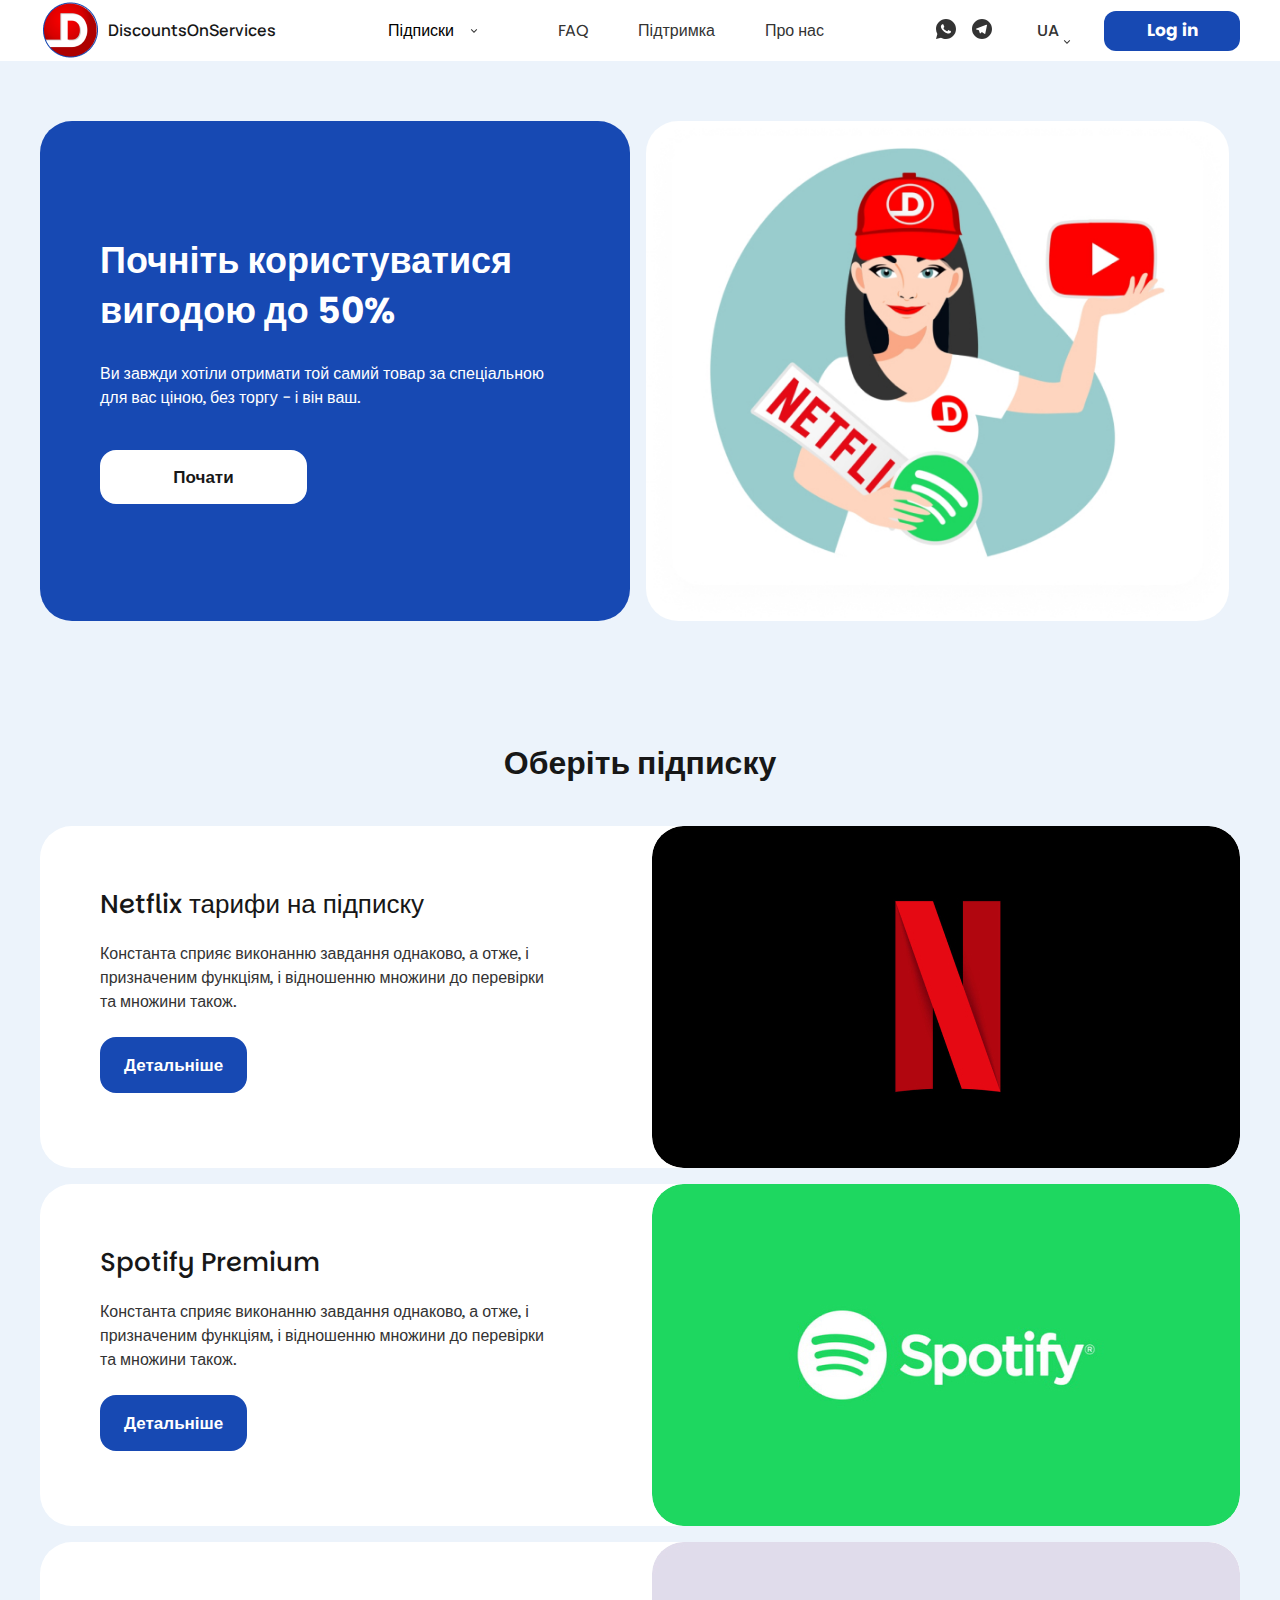
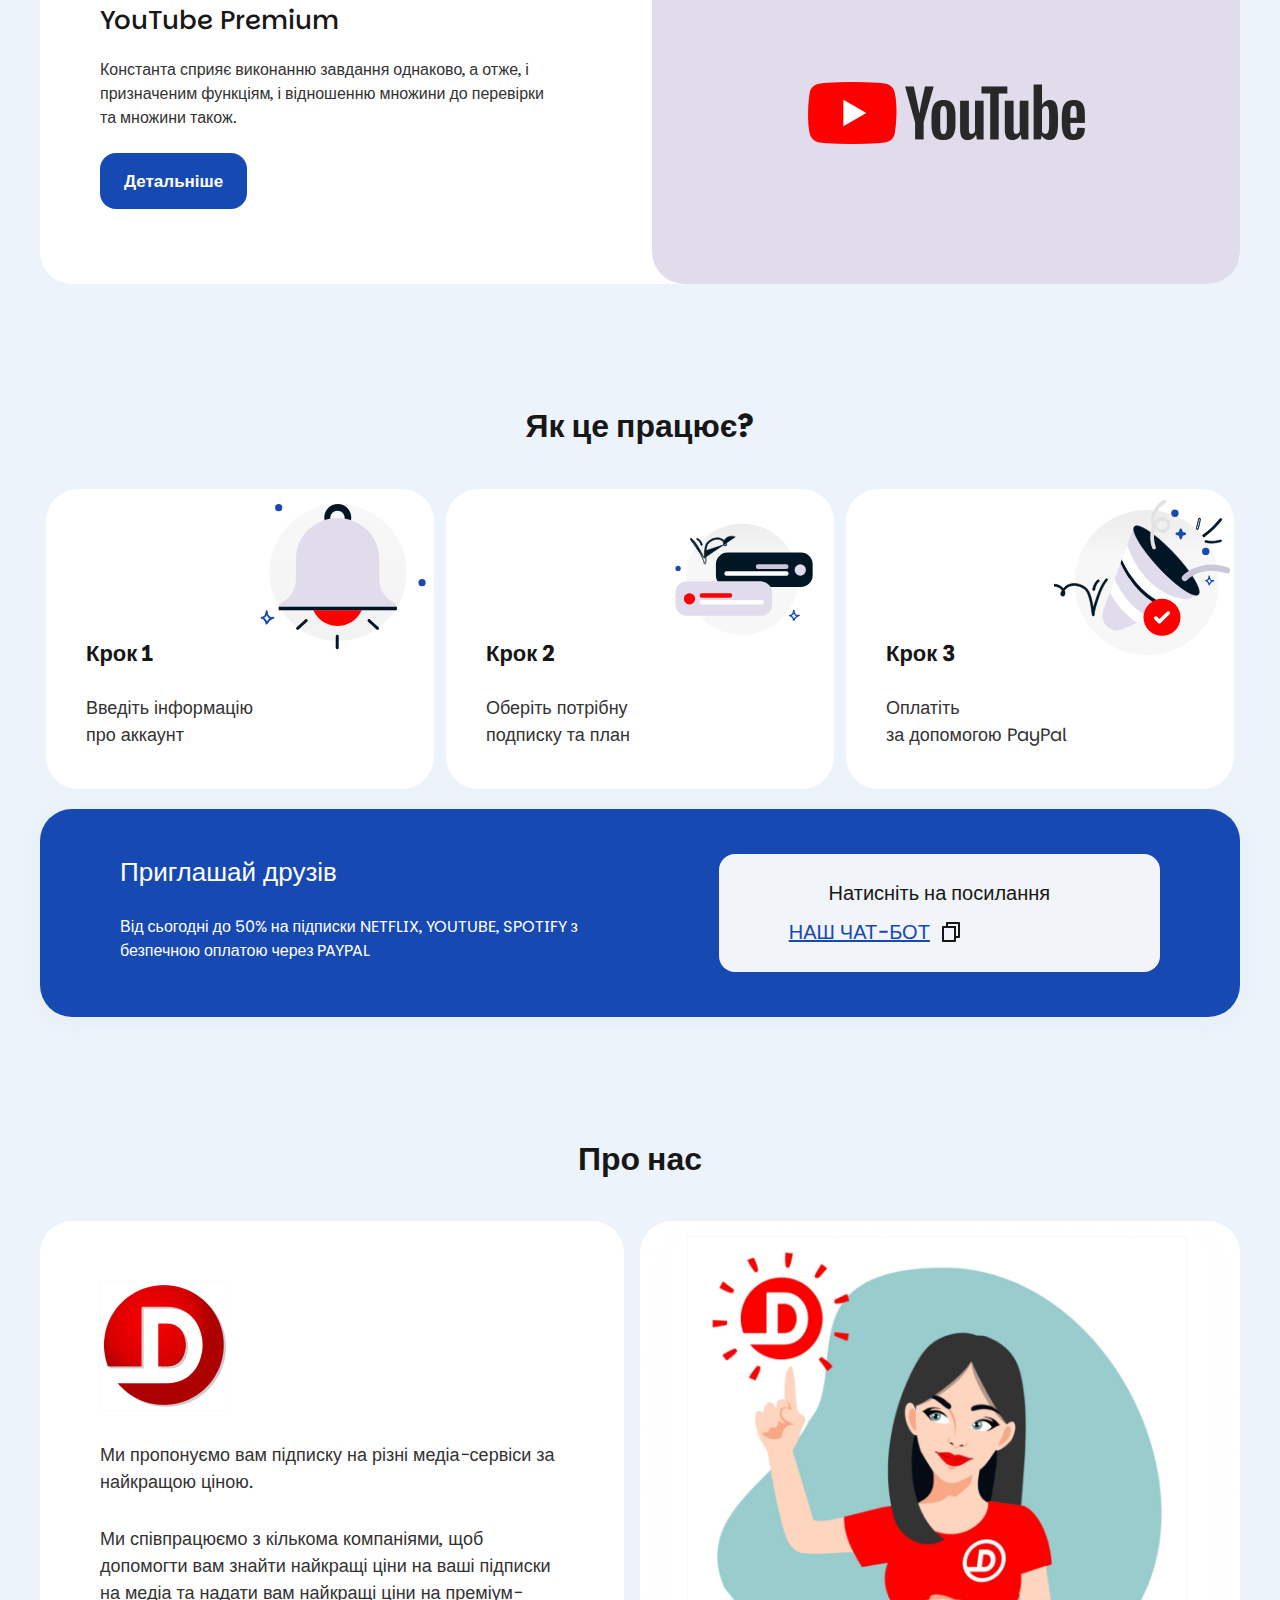
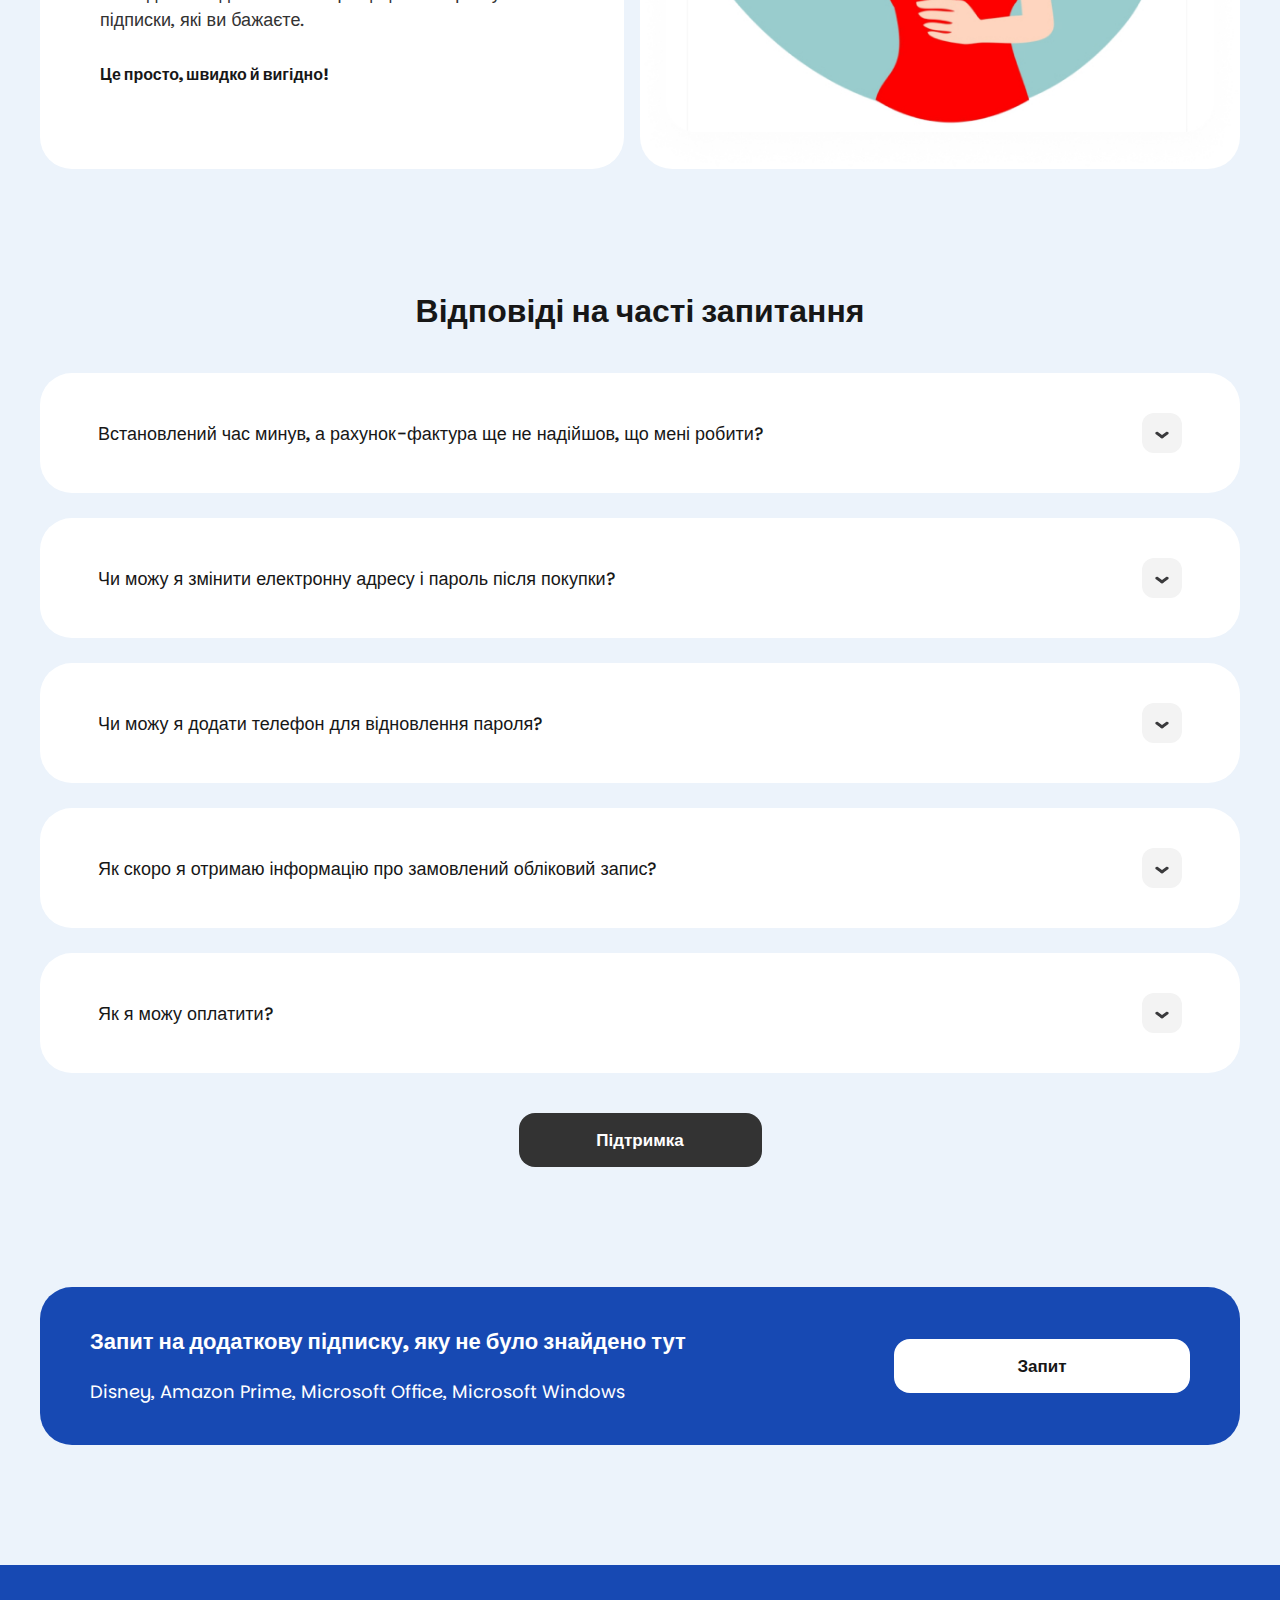
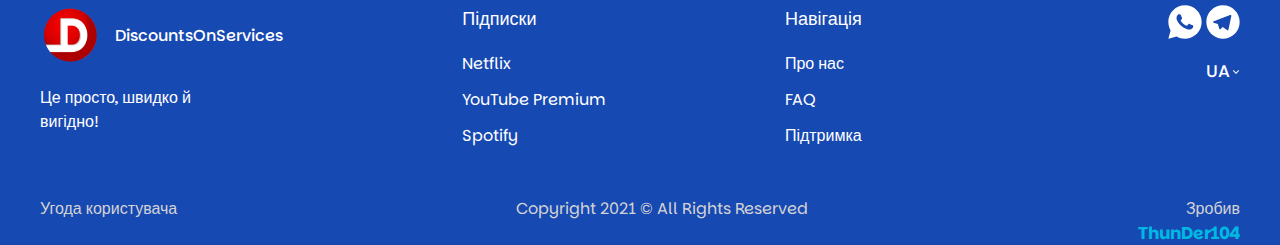
<file: index-ua.html>
<!DOCTYPE html>
<html lang="ua">

<head>
  <meta charset="UTF-8">
  <meta name="viewport" content="width=device-width, initial-scale=1.0">
  <title>DiscountsOnServices - Головна</title>
  <link rel="stylesheet" href="./reset.css">
  <link rel="stylesheet" href="./style.css">
  <link rel="stylesheet" href="./style-ua.css">
  <link rel="stylesheet" href="./hover.css">
</head>
<header class="header">
  <div class="container">
    <a class="header__logo-wrapper" href="./index-en.html">
      <img src="./img/logo.png" alt="" class="header__logo-img">
      DiscountsOnServices
    </a>
    <nav class="header__nav">
      <ul class="header__nav-list">
        <li class="select">
          <select name="header__nav-subs" id="pageSelect">
            <option value="" selected>Підписки</option>
            <option value="https://google.com">Netflix</option> <!--! NETFLIX -->
            <option value="https://google.com">YouTube Premium</option> <!--! YOUTUBE PREMIUM -->
            <option value="https://google.com">Spotify</option> <!--! SPOTIFY -->
          </select>
        </li>
        <li><a href="#!">FAQ</a></li> <!--! FAQ -->
        <li><a href="#faq">Підтримка</a></li>
        <li><a href="#info">Про нас</a></li>
      </ul>
    </nav>
    <div class="header__btns-wrapper">
      <div class="header__socials-wrapper">
        <a href="#!" class="header__socials-item"><svg width="20" height="20" viewBox="0 0 20 20" fill="none"
            xmlns="http://www.w3.org/2000/svg" class="header__socials-icon">
            <path
              d="M0.00401338 20L1.35601 15.032C0.465151 13.5049 -0.00289063 11.768 1.34322e-05 10C1.34322e-05 4.477 4.47701 0 10 0C15.523 0 20 4.477 20 10C20 15.523 15.523 20 10 20C8.23279 20.0029 6.49667 19.5352 4.97001 18.645L0.00401338 20ZM6.39101 5.308C6.26188 5.31602 6.13569 5.35003 6.02001 5.408C5.91153 5.46943 5.81251 5.54622 5.72601 5.636C5.60601 5.749 5.53801 5.847 5.46501 5.942C5.09542 6.423 4.89662 7.01342 4.90001 7.62C4.90201 8.11 5.03001 8.587 5.23001 9.033C5.63901 9.935 6.31201 10.89 7.20101 11.775C7.41501 11.988 7.62401 12.202 7.84901 12.401C8.9524 13.3725 10.2673 14.073 11.689 14.447L12.258 14.534C12.443 14.544 12.628 14.53 12.814 14.521C13.1053 14.506 13.3896 14.4271 13.647 14.29C13.813 14.202 13.891 14.158 14.03 14.07C14.03 14.07 14.073 14.042 14.155 13.98C14.29 13.88 14.373 13.809 14.485 13.692C14.568 13.606 14.64 13.505 14.695 13.39C14.773 13.227 14.851 12.916 14.883 12.657C14.907 12.459 14.9 12.351 14.897 12.284C14.893 12.177 14.804 12.066 14.707 12.019L14.125 11.758C14.125 11.758 13.255 11.379 12.724 11.137C12.668 11.1126 12.608 11.0987 12.547 11.096C12.4786 11.089 12.4095 11.0967 12.3443 11.1186C12.2791 11.1405 12.2193 11.1761 12.169 11.223V11.221C12.164 11.221 12.097 11.278 11.374 12.154C11.3325 12.2098 11.2754 12.2519 11.2098 12.2751C11.1443 12.2982 11.0733 12.3013 11.006 12.284C10.9409 12.2666 10.877 12.2445 10.815 12.218C10.691 12.166 10.648 12.146 10.563 12.109L10.558 12.107C9.98592 11.8572 9.45624 11.5198 8.98801 11.107C8.86201 10.997 8.74501 10.877 8.62501 10.761C8.23159 10.3842 7.88873 9.95801 7.60501 9.493L7.54601 9.398C7.50364 9.33416 7.46937 9.2653 7.44401 9.193C7.40601 9.046 7.50501 8.928 7.50501 8.928C7.50501 8.928 7.74801 8.662 7.86101 8.518C7.9551 8.39832 8.04289 8.27382 8.12401 8.145C8.24201 7.955 8.27901 7.76 8.21701 7.609C7.93701 6.925 7.64701 6.244 7.34901 5.568C7.29001 5.434 7.11501 5.338 6.95601 5.319C6.90201 5.313 6.84801 5.307 6.79401 5.303C6.65972 5.29633 6.52515 5.29766 6.39101 5.307V5.308Z"
              fill="#333333" />
          </svg>
        </a>
        <a href="https://t.me/ThunDer_104" class="header__socials-item">
          <svg width="20" height="20" viewBox="0 0 20 20" fill="none" xmlns="http://www.w3.org/2000/svg"
            class="header__socials-icon">
            <path
              d="M10 20C4.477 20 0 15.523 0 10C0 4.477 4.477 0 10 0C15.523 0 20 4.477 20 10C20 15.523 15.523 20 10 20ZM6.89 11.17L6.903 11.163L7.773 14.033C7.885 14.344 8.039 14.4 8.226 14.374C8.414 14.349 8.513 14.248 8.636 14.13L9.824 12.982L12.374 14.87C12.84 15.127 13.175 14.994 13.291 14.438L14.948 6.616C15.131 5.888 14.811 5.596 14.246 5.828L4.513 9.588C3.849 9.854 3.853 10.226 4.393 10.391L6.89 11.171V11.17Z"
              fill="#333333" />
          </svg>

        </a>
      </div>
      <div class="header__lang-wrapper">
        <select name="lang" id="lang" class="lang">
          <option value="./index.html" >EN</option>
          <option value="./index-ru.html">RU</option>
          <option value="./index-ua.html" selected>UA</option>
        </select>
      </div>
      <a href="#!" class="header__login">Log in</a>
    </div>
    <button class="menu-icon">
      <div class="menu-icon__line"></div>
    </button>
  </div>



  <!--! MOBILE  -->
  <div class="mobile">
    <div class="mobile__container">
      <nav class="mobile__nav">
        <ul class="mobile__nav-list mobile__nav-list--icons">
          <li class="mobile__nav-list__item mobile__nav-list__item--icons"><a href="#!">Головна</a></li>
          <li class="mobile__nav-list__item mobile__nav-list__item--icons"><a href="#!">Про нас</a></li>
          <li class="mobile__nav-list__item mobile__nav-list__item--icons"><a href="#!">FAQ</a></li>
          <li class="mobile__nav-list__item mobile__nav-list__item--icons"><a href="#!">Підтримка</a></li>
        </ul>
      </nav>
      <nav class="mobile__nav">
        <ul class="mobile__nav-list">
          <li class="mobile__nav-list__item"><a href="#!">Netflix</a></li>
          <li class="mobile__nav-list__item"><a href="#!">Youtube</a></li>
          <li class="mobile__nav-list__item"><a href="#!">Spotify</a></li>
        </ul>
      </nav>
      <div class="mobile-reg">
        <button class="mobile-reg__btn login">Увійти</button>
        <button class="mobile-reg__btn sign">Зареєструватися</button>
      </div>
      <div class="mobile-bottom">
        <div class="mobile__socials">
          <a href="#!" class="mobile__socials-item">
            <svg width="20" height="20" viewBox="0 0 20 20" fill="none" xmlns="http://www.w3.org/2000/svg"
              class="mobile__socials-icon">
              <path
                d="M0.00401338 20L1.35601 15.032C0.465151 13.5049 -0.00289063 11.768 1.34322e-05 10C1.34322e-05 4.477 4.47701 0 10 0C15.523 0 20 4.477 20 10C20 15.523 15.523 20 10 20C8.23279 20.0029 6.49667 19.5352 4.97001 18.645L0.00401338 20ZM6.39101 5.308C6.26188 5.31602 6.13569 5.35003 6.02001 5.408C5.91153 5.46943 5.81251 5.54622 5.72601 5.636C5.60601 5.749 5.53801 5.847 5.46501 5.942C5.09542 6.423 4.89662 7.01342 4.90001 7.62C4.90201 8.11 5.03001 8.587 5.23001 9.033C5.63901 9.935 6.31201 10.89 7.20101 11.775C7.41501 11.988 7.62401 12.202 7.84901 12.401C8.9524 13.3725 10.2673 14.073 11.689 14.447L12.258 14.534C12.443 14.544 12.628 14.53 12.814 14.521C13.1053 14.506 13.3896 14.4271 13.647 14.29C13.813 14.202 13.891 14.158 14.03 14.07C14.03 14.07 14.073 14.042 14.155 13.98C14.29 13.88 14.373 13.809 14.485 13.692C14.568 13.606 14.64 13.505 14.695 13.39C14.773 13.227 14.851 12.916 14.883 12.657C14.907 12.459 14.9 12.351 14.897 12.284C14.893 12.177 14.804 12.066 14.707 12.019L14.125 11.758C14.125 11.758 13.255 11.379 12.724 11.137C12.668 11.1126 12.608 11.0987 12.547 11.096C12.4786 11.089 12.4095 11.0967 12.3443 11.1186C12.2791 11.1405 12.2193 11.1761 12.169 11.223V11.221C12.164 11.221 12.097 11.278 11.374 12.154C11.3325 12.2098 11.2754 12.2519 11.2098 12.2751C11.1443 12.2982 11.0733 12.3013 11.006 12.284C10.9409 12.2666 10.877 12.2445 10.815 12.218C10.691 12.166 10.648 12.146 10.563 12.109L10.558 12.107C9.98592 11.8572 9.45624 11.5198 8.98801 11.107C8.86201 10.997 8.74501 10.877 8.62501 10.761C8.23159 10.3842 7.88873 9.95801 7.60501 9.493L7.54601 9.398C7.50364 9.33416 7.46937 9.2653 7.44401 9.193C7.40601 9.046 7.50501 8.928 7.50501 8.928C7.50501 8.928 7.74801 8.662 7.86101 8.518C7.9551 8.39832 8.04289 8.27382 8.12401 8.145C8.24201 7.955 8.27901 7.76 8.21701 7.609C7.93701 6.925 7.64701 6.244 7.34901 5.568C7.29001 5.434 7.11501 5.338 6.95601 5.319C6.90201 5.313 6.84801 5.307 6.79401 5.303C6.65972 5.29633 6.52515 5.29766 6.39101 5.307V5.308Z"
                fill="#333333" />
            </svg>
          </a>
          <a href="https://t.me/ThunDer_104" class="mobile__socials-item">
            <svg width="20" height="20" viewBox="0 0 20 20" fill="none" xmlns="http://www.w3.org/2000/svg"
              class="mobile__socials-icon">
              <path
                d="M10 20C4.477 20 0 15.523 0 10C0 4.477 4.477 0 10 0C15.523 0 20 4.477 20 10C20 15.523 15.523 20 10 20ZM6.89 11.17L6.903 11.163L7.773 14.033C7.885 14.344 8.039 14.4 8.226 14.374C8.414 14.349 8.513 14.248 8.636 14.13L9.824 12.982L12.374 14.87C12.84 15.127 13.175 14.994 13.291 14.438L14.948 6.616C15.131 5.888 14.811 5.596 14.246 5.828L4.513 9.588C3.849 9.854 3.853 10.226 4.393 10.391L6.89 11.171V11.17Z"
                fill="#333333" />
            </svg>
          </a>
        </div>
        <div class="mobile__lang-wrapper">
          <select name="mobile__lang" id="mobile__lang" class="mobile__lang">
            <option value="./index.html">EN</option>
            <option value="./index-ru.html">RU</option>
            <option value="./index-ua.html" selected>UA</option>
          </select>
        </div>
      </div>
    </div>
  </div>
</header>




<main class="main">
  <section class="hero">
    <div class="container">
      <div class="hero__wrapper">
        <h1 class="hero__title title">Почніть користуватися вигодою до 50%</h1>
        <p class="hero__desc desc">Ви завжди хотіли отримати той самий товар за спеціальною для вас ціною, без торгу - і він ваш.</p>
        <button class="hero__btn">Почати</button>
      </div>
      <img src="./img/hero.jpg" alt="There hero image" class="hero__img">
    </div>
  </section>
  <section class="sublist">
    <div class="container">
      <h3 class="sublist__title title">Оберіть підписку</h3>
      <div class="sublist__cards">
        <div class="sublist__card">
          <div class="sublist__card-wrapper">
            <h3 class="sublist__card-title title">Netflix тарифи на підписку</h3>
            <p class="sublist__card-desc desc">Константа сприяє виконанню завдання однаково, а отже, і призначеним функціям, і відношенню множини до перевірки та множини також.</p>
            <a class="btn sublist__card-btn" href="#!">Детальніше</a>
          </div>
          <img src="./img/netflix.jpg" alt="" class="sublist__card-img">
        </div>
        <div class="sublist__card">
          <div class="sublist__card-wrapper">
            <h3 class="sublist__card-title title">Spotify Premium</h3>
            <p class="sublist__card-desc desc">Константа сприяє виконанню завдання однаково, а отже, і призначеним функціям, і відношенню множини до перевірки та множини також.</p>
            <a class="btn sublist__card-btn" href="#!">Детальніше</a>
          </div>
          <img src="./img/spotify.jpg" alt="" class="sublist__card-img">
        </div>
        <div class="sublist__card">
          <div class="sublist__card-wrapper">
            <h3 class="sublist__card-title title">YouTube Premium</h3>
            <p class="sublist__card-desc desc">Константа сприяє виконанню завдання однаково, а отже, і призначеним функціям, і відношенню множини до перевірки та множини також.</p>
            <a class="btn sublist__card-btn" href="#!">Детальніше</a>
          </div>
          <img src="./img/youtube.jpg" alt="" class="sublist__card-img">
        </div>
      </div>
    </div>
  </section>
  <section class="info">
    <div class="container">
      <h2 class="info__title title">Як це працює?</h2>
      <div class="info__steps">
        <div class="info__card">
          <img src="./img/info-list_1.svg" alt="" class="info__card-img">
          <h3 class="info__card-title title">Крок 1</h3>
          <p class="info__card-desc desc">Введіть інформацію<br>про аккаунт</p>
        </div>
        <div class="info__card">
          <img src="./img/info-list_2.svg" alt="" class="info__card-img">
          <h3 class="info__card-title title">Крок 2</h3>
          <p class="info__card-desc desc">Оберіть потрібну<br>подписку та план</p>
        </div>
        <div class="info__card">
          <img src="./img/info-list_3.svg" alt="" class="info__card-img">
          <h3 class="info__card-title title">Крок 3</h3>
          <p class="info__card-desc desc">Оплатіть<br>
            за допомогою PayPal</p>
        </div>
      </div>
      <div class="info__invite">
        <div class="info__invite-wrapper">
          <h3 class="info__invite-title title">Приглашай друзів</h3>
          <p class="info__invite-desc desc">Від сьогодні до 50% на підписки NETFLIX, YOUTUBE, SPOTIFY з
            безпечною оплатою через PAYPAL</p>
        </div>
        <div class="info__invite-link-wrapper">
          <h3 class="info__link-title title">Натисніть на посилання</h3>
          <a href="https://t.me/DiscountsOnServices_bot" class="info__invite-link">Наш чат-бот</a>
        </div>
      </div>
    </div>
  </section>

  <section class="about">
    <div class="container">
      <h2 class="about__title title">
        Про нас
      </h2>
      <div class="about__content">
        <div class="about__text">
          <img src="./img/logo-big.jpg" alt="" class="about__logo">
          <p class="about__desc desc">Ми пропонуємо вам підписку на різні медіа-сервіси за найкращою ціною.</p>
          <p class="about__desc desc">Ми співпрацюємо з кількома компаніями, щоб допомогти вам знайти найкращі ціни на
            ваші підписки на медіа та надати вам найкращі ціни на преміум-підписки, які ви бажаєте.</p>
          <p class="about__desc__bold desc">Це просто, швидко й вигідно!</p>
        </div>
        <img src="./img/about-hero.jpg" alt="" class="about__img">
      </div>
    </div>
  </section>

  <section class="faq">
    <div class="container">
      <h2 class="faq__title title">Відповіді на часті запитання</h2>
      <div class="faq__accordion">
        <div class="faq__accordion-item">
          <div class="faq__accordion-header">
            <h4 class="faq__accordion-title title">Встановлений час минув, а рахунок-фактура ще не надійшов, що мені робити?</h4>
          </div>
          <div class="faq__accordion-body">
            <p class="faq__accordion-content desc">Якщо рахунок не надійшов вчасно, перевірте папку «Спам» і підтвердіть контактні дані відправника. Якщо потрібно, зв'яжіться з ним, щоб попросити про повторну відправку або альтернативний спосіб доставки.</p>
          </div>
        </div>
        <div class="faq__accordion-item">
          <div class="faq__accordion-header">
            <h4 class="faq__accordion-title title">Чи можу я змінити електронну адресу і пароль після покупки?
            </h4>
          </div>
          <div class="faq__accordion-body">
            <p class="faq__accordion-content desc">Так, звичайно! Ви можете змінювати електронну адресу і пароль два рази в день</p>
          </div>
        </div>
        <div class="faq__accordion-item">
          <div class="faq__accordion-header">
            <h4 class="faq__accordion-title title">Чи можу я додати телефон для відновлення пароля?</h4>
          </div>
          <div class="faq__accordion-body">
            <p class="faq__accordion-content desc">Так, звичайно!</p>
          </div>
        </div>
        <div class="faq__accordion-item">
          <div class="faq__accordion-header">
            <h4 class="faq__accordion-title title">Як скоро я отримаю інформацію про замовлений обліковий запис?</h4>
          </div>
          <div class="faq__accordion-body">
            <p class="faq__accordion-content desc">1-2 тижні</p>
          </div>
        </div>
        <div class="faq__accordion-item">
          <div class="faq__accordion-header">
            <h4 class="faq__accordion-title title">Як я можу оплатити?</h4>
          </div>
          <div class="faq__accordion-body">
            <p class="faq__accordion-content desc">Варіанти оплати, які ми зараз маємо: PayPal, Bitcoin.</p>
          </div>
        </div>
      </div>
      <button class="faq-btn">Підтримка</button>
    </div>
  </section>
</main>
<div class="wrapper-down">
  <div class="request">
    <div class="container">
      <div class="request-wrapper">
        <div class="request__text-wrapper">
          <h2 class="request__title title">Запит на додаткову підписку, яку не було знайдено тут</h2>
          <p class="request__desc desc">Disney, Amazon Prime, Microsoft Office, Microsoft Windows</p>
        </div>
        <button class="request__btn">Запит</button>
      </div>
    </div>
  </div>
  <footer class="footer">
    <div class="container">
      <div class="footer__info">
        <a class="footer__logo-wrapper" href="./index-en.html">
          <img src="./img/logo.png" alt="" class="footer__logo-img">
          DiscountsOnServices
        </a>
        <p class="footer__desc desc">Це просто, швидко й вигідно!</p>
      </div>
      <ul class="footer__nav">
        <li class="footer__nav-item--subs footer__nav-item ">
          <h4 class="footer__list-title">Підписки</h4>
          <ul class="footer__nav-list">
            <li><a href="#!" class="footer__nav-link">Netflix</a></li>
            <li><a href="#!" class="footer__nav-link">YouTube Premium</a></li>
            <li><a href="#!" class="footer__nav-link">Spotify</a></li>
          </ul>
        </li>
        <li class="footer__nav-item footer__nav-item--nav">
          <h4 class="footer__list-title">Навігація</h4>
          <ul class="footer__nav-list">
            <li><a href="#!" class="footer__nav-link">Про нас</a></li>
            <li><a href="#!" class="footer__nav-link">FAQ</a></li>
            <li><a href="#!" class="footer__nav-link">Підтримка</a></li>
          </ul>
        </li>
      </ul>
      <div class="footer__btns-wrapper">
        <div class="footer__socials">
          <div class="footer__socials-links">
            <a href="#!" class="footer__social-link">
              <svg width="34" height="34" viewBox="0 0 34 34" fill="none" xmlns="http://www.w3.org/2000/svg">
                <path
                  d="M0.340185 33.6663L2.59352 25.3863C1.10875 22.8411 0.328678 19.9463 0.333518 16.9997C0.333518 7.79467 7.79519 0.333008 17.0002 0.333008C26.2052 0.333008 33.6669 7.79467 33.6669 16.9997C33.6669 26.2047 26.2052 33.6663 17.0002 33.6663C14.0548 33.6711 11.1613 32.8916 8.61685 31.408L0.340185 33.6663ZM10.9852 9.17967C10.77 9.19304 10.5596 9.24973 10.3669 9.34634C10.1861 9.44872 10.021 9.57672 9.87685 9.72634C9.67685 9.91467 9.56352 10.078 9.44185 10.2363C8.82587 11.038 8.49453 12.022 8.50018 13.033C8.50352 13.8497 8.71685 14.6447 9.05018 15.388C9.73185 16.8913 10.8535 18.483 12.3352 19.958C12.6919 20.313 13.0402 20.6697 13.4152 21.0013C15.2542 22.6204 17.4456 23.7881 19.8152 24.4113L20.7635 24.5563C21.0719 24.573 21.3802 24.5497 21.6902 24.5347C22.1756 24.5096 22.6495 24.3782 23.0785 24.1497C23.3552 24.003 23.4852 23.9297 23.7169 23.783C23.7169 23.783 23.7885 23.7363 23.9252 23.633C24.1502 23.4663 24.2885 23.348 24.4752 23.153C24.6135 23.0097 24.7335 22.8413 24.8252 22.6497C24.9552 22.378 25.0852 21.8597 25.1385 21.428C25.1785 21.098 25.1669 20.918 25.1619 20.8063C25.1552 20.628 25.0069 20.443 24.8452 20.3647L23.8752 19.9297C23.8752 19.9297 22.4252 19.298 21.5402 18.8947C21.4469 18.854 21.3469 18.8308 21.2452 18.8263C21.1312 18.8146 21.0159 18.8275 20.9073 18.864C20.7986 18.9005 20.699 18.9598 20.6152 19.038V19.0347C20.6069 19.0347 20.4952 19.1297 19.2902 20.5897C19.221 20.6826 19.1258 20.7528 19.0165 20.7914C18.9073 20.83 18.789 20.8352 18.6769 20.8063C18.5683 20.7773 18.4619 20.7405 18.3585 20.6963C18.1519 20.6097 18.0802 20.5763 17.9385 20.5147L17.9302 20.5113C16.9767 20.095 16.0939 19.5328 15.3135 18.8447C15.1035 18.6613 14.9085 18.4613 14.7085 18.268C14.0528 17.6401 13.4814 16.9297 13.0085 16.1547L12.9102 15.9963C12.8396 15.8899 12.7825 15.7752 12.7402 15.6547C12.6769 15.4097 12.8419 15.213 12.8419 15.213C12.8419 15.213 13.2469 14.7697 13.4352 14.5297C13.592 14.3302 13.7383 14.1227 13.8735 13.908C14.0702 13.5913 14.1319 13.2663 14.0285 13.0147C13.5619 11.8747 13.0785 10.7397 12.5819 9.61301C12.4835 9.38967 12.1919 9.22967 11.9269 9.19801C11.8369 9.18801 11.7469 9.17801 11.6569 9.17134C11.433 9.16022 11.2087 9.16245 10.9852 9.17801V9.17967Z"
                  fill="white" />
              </svg>

            </a>
            <a href="https://t.me/ThunDer_104" class="footer__social-link"><svg width="34" height="34"
                viewBox="0 0 34 34" fill="none" xmlns="http://www.w3.org/2000/svg">
                <path
                  d="M17.0002 33.6663C7.79516 33.6663 0.333496 26.2047 0.333496 16.9997C0.333496 7.79467 7.79516 0.333008 17.0002 0.333008C26.2052 0.333008 33.6668 7.79467 33.6668 16.9997C33.6668 26.2047 26.2052 33.6663 17.0002 33.6663ZM11.8168 18.9497L11.8385 18.938L13.2885 23.7213C13.4752 24.2397 13.7318 24.333 14.0435 24.2897C14.3568 24.248 14.5218 24.0797 14.7268 23.883L16.7068 21.9697L20.9568 25.1163C21.7335 25.5447 22.2918 25.323 22.4852 24.3963L25.2468 11.3597C25.5518 10.1463 25.0185 9.65967 24.0768 10.0463L7.85516 16.313C6.7485 16.7563 6.75516 17.3763 7.65516 17.6513L11.8168 18.9513V18.9497Z"
                  fill="white" />
              </svg>
            </a>
          </div>

          <div class="footer__lang-wrapper">
            <select name="footer__lang" id="footer__lang" class="footer__lang">
              <option value="./index.html">EN</option>
              <option value="./index-ru.html">RU</option>
              <option value="./index-ua.html" selected>UA</option>
            </select>
          </div>
        </div>
      </div>
      <a href="#!" class="footer__bottom-link privacy">Угода користувача</a>
      <a href="#!" class="footer__bottom-link copy">Copyright 2021 © All Rights Reserved</a>
      <a href="https://t.me/ThunDer_104" class="footer__bottom-link dev">Зробив<span
          class="thunder">ThunDer104</span></a>
    </div>
  </footer>
</div>

<script src="./js/script.js"></script>
</body>

</html>
</file>
<file: style.css>
@import url('https://fonts.googleapis.com/css2?family=Manrope:wght@200..800&family=Montserrat:ital,wght@0,100..900;1,100..900&family=Parkinsans:wght@300..800&display=swap');

/*! В связи с тем, что шрифта Gotham Pro нет на google fonts было решено заменить его на Parkinsans */
/*% Цвета  */
:root {
  --blue: #1749b3;
  --red: #fe0000;
  --black-1: #333;
  --black-2: #171717;
  --white: #fff;
  --background: #ecf3fb;
}

.diplay-none {
  display: none !important;
}

/*% Шрифты */
:root {
  --font-family: "Parkinsans", sans-serif;
  --second-family: "Montserrat", sans-serif;
  --font4: "Manrope", sans-serif;
}

body {
  font-family: 'Parkinsans', sans-serif;
  position: relative;
  background: #ECF3FB;
}

.container {
  max-width: 1200px;
  margin: 0 auto;
}

.title {
  font-family: var(--font-family);
  font-weight: 700;
  font-size: 32px;
  line-height: 140%;
  text-align: center;
  color: var(--black-2);
  margin-bottom: 40px;
}

.desc {
  font-family: var(--font-family);
  font-weight: 400;
  font-size: 16px;
  line-height: 150%;
  color: var(--white);
}

section {
  margin-bottom: 120px;
}




/*! HEADER */
.header {
  margin-bottom: 60px;
  position: sticky;
  top: 0;
  background: #FFF;
  z-index: 20000;
}

.header .container {
  display: flex;
  justify-content: space-between;
  align-items: center;
}

.header__logo-wrapper {
  display: flex;
  align-items: center;
  gap: 8px;
  font-family: var(--font4);
  font-weight: 600;
  font-size: 16px;
  line-height: 130%;
  color: var(--black-2);
}

.header__logo-img {}

.header__nav {}

.header__nav-list {
  display: flex;
  gap: 50px;
}

.header__nav-list li {
  font-weight: 400;
  font-size: 16px;
  line-height: 150%;
  color: var(--black-1);

}



.select {
  position: relative;
  width: 120px;
  font-weight: 400;
  font-size: 16px;
  line-height: 150%;
  color: var(--black-1);
}

.select::after {
  content: url(./img/tick.svg);
  position: absolute;
  right: -5px;
  top: -3px;
}

.header__btns-wrapper {
  display: flex;
  gap: 45px;
}

.lang {
  font-family: var(--font-family);
  font-weight: 500;
  font-size: 16px;
  line-height: 150%;
  color: var(--black-1);
}

.header__socials-wrapper {
  display: flex;
  gap: 16px;
  align-items: center;
}

.header__socials-item {}

.header__socials-icon {
  fill: #333333;
}
.header__lang-wrapper {
  position: relative;
  margin-top: 8px;
}
.header__lang-wrapper:after {
  content: url(./img/tick.svg);
  position: absolute;
  right: -12px;
  top: 8px;
  display: flex;
  align-items: center;
  justify-content: center;
}

.header .header__login {
  width: 136px;
  height: 40px;
  border-radius: 12px;
  background-color: var(--blue);
  font-family: var(--font-family);
  font-weight: 700;
  font-size: 17px;
  line-height: 130%;
  text-align: center;
  color: var(--white);
  display: flex;
  align-items: center;
  justify-content: center;
}




/*! MOBILE  */
.mobile {
  display: none;

}

.header--mobile .mobile {
  display: block;
}

.mobile {
  background-color: #ECF3FB;
}

.mobile__container {
  max-width: 950px;
  height: 100%;
  margin: 0 auto;
  padding: 25px 25px 0 25px;
}

.mobile__nav {
  background: #fff;
  margin-bottom: 16px;
  box-shadow: 0 12px 28px 0 rgba(177, 177, 177, 0.2);
  border-radius: 12px;
  padding: 15px;
}

.mobile__nav-list {}

.mobile__nav-list--icons {}

.mobile__nav-list__item {
  font-weight: 400;
  font-size: 17px;
  line-height: 150%;
  letter-spacing: 0.01em;
  color: #070033;
  padding-left: 20px;
  height: 50px;
  display: flex;
  align-items: center;
  border-radius: 8px;
}

.mobile__nav-list__item a {
  width: 100%;
}

.mobile__nav-list__item:hover {
  background: #F7F7F7;
}

.mobile__nav-list__item--icons {
  padding-left: 55px;
  position: relative;
  transition: all 0.3s;
}

.mobile__nav-list__item--icons:nth-child(1):before {
  content: url(./img/mobile-home.svg);
  position: absolute;
  left: 20px;
  top: 15px;
  transition: all 0.3s;
}

.mobile__nav-list__item--icons:nth-child(1):hover::before {
  content: url(./img/mobile-home--acitve.svg);
}

.mobile__nav-list__item--icons:nth-child(2):before {
  content: url(./img/mobile-about.svg);
  position: absolute;
  left: 20px;
  top: 15px;
  transition: all 0.3s;
}

.mobile__nav-list__item--icons:nth-child(2):hover::before {
  content: url(./img/mobile-about--acitve.svg);
}

.mobile__nav-list__item--icons:nth-child(3):before {
  content: url(./img/mobile-faq.svg);
  position: absolute;
  left: 20px;
  top: 15px;
  transition: all 0.3s;
}

.mobile__nav-list__item--icons:nth-child(3):hover::before {
  content: url(./img/mobile-faq--acitve.svg);
}

.mobile__nav-list__item--icons:nth-child(4):before {
  content: url(./img/mobile-support.svg);
  position: absolute;
  left: 20px;
  top: 15px;
  transition: all 0.3s;
}

.mobile__nav-list__item--icons:nth-child(4):hover::before {
  content: url(./img/mobile-support--acitve.svg);
}


.mobile-reg {
  display: flex;
  flex-direction: column;
  gap: 8px;
  margin-top: 50px;
  margin-bottom: 35px;
}

.mobile-reg__btn {
  border-radius: 12px;
  padding: 12px 40px;
  width: 100%;
  height: 43px;
  background: var(--blue);
  font-family: var(--font-family);
  font-weight: 700;
  font-size: 15px;
  line-height: 130%;
  letter-spacing: 0.01em;
  color: var(--white);

}

.login {
  background: none;
  color: var(--blue);
  border: 2px solid var(--blue);
}

.sign {}

.mobile-bottom {
  display: flex;
  justify-content: space-between;
}

.mobile__socials {
  display: flex;
  gap: 20px;
}

.mobile__socials-item {}

.mobile__socials-icon {
  width: 35px;
  height: auto;
}

.mobile__lang-wrapper {}

.mobile__lang {
  font-family: var(--font-family);
  font-weight: 600;
  font-size: 23px;
  line-height: 150%;
  color: var(--black-1);
}

.mobile__lang-wrapper {
  position: relative;
  margin-top: 8px;
}

.mobile__lang-wrapper:after {
  content: url(./img/tick.svg);
  position: absolute;
  right: -12px;
  top: 10px;
  display: flex;
  align-items: center;
  justify-content: center;
}







/*! MAIN  */

/*! HERO  */

.hero {}

.hero .container {
  display: flex;
  align-items: center;
  gap: 16px;
}

.hero__wrapper {
  background: #1749B3;
  width: 590px;
  height: 500px;
  padding: 115px 60px;
  border-radius: 32px;
}

.hero__title {
  font-size: 36px;
  color: var(--white);
  margin-bottom: 25px;
  text-align: left;
}

.hero__desc {
  margin-bottom: 40px;
}


.hero__btn {
  border-radius: 16px;
  padding: 16px 24px;
  width: 207px;
  height: 54px;
  background: var(--white);
  font-family: var(--font-family);
  font-weight: 700;
  font-size: 17px;
  line-height: 130%;
  text-align: center;
  color: var(--black-2);
}

.hero__img {
  max-width: 590px;
  max-height: 500px;
  border-radius: 32px;
}

/*! SUBLIST  */
.sublist {}

.sublist__title {
  font-size: 32px;
  text-align: center;
  color: var(--black-2);
  margin-bottom: 40px;
}

.sublist__cards {}

.sublist__card {
  display: flex;
  margin-bottom: 16px;
  background: #FFF;
  border-radius: 32px;
}

.sublist__card-wrapper {
  padding: 60px;
  padding-right: 105px;


}

.sublist__card-title {
  font-size: 26px;
  font-weight: 500;
  margin-bottom: 20px;
  text-align: left;
}

.sublist__card-desc {
  color: var(--black-1);
  margin-bottom: 40px;
}

.sublist__card .btn {
  border-radius: 16px;
  padding: 16px 24px;
  width: 147px;
  height: 54px;
  background: var(--blue);
  font-family: var(--font-family);
  font-weight: 700;
  font-size: 17px;
  line-height: 130%;
  text-align: center;
  color: var(--white);
}

.sublist__card-btn {}

.sublist__card-img {
  border-radius: 32px;
}

/*! INFO  */

.info {}

.info__title {
  font-size: 32px;
  text-align: center;
  color: var(--black-2);
  margin-bottom: 40px;
}

.title {}

.info__steps {
  display: flex;
  justify-content: space-around;
  margin-bottom: 20px;
}

.info__card {
  border-radius: 32px;
  width: 388px;
  height: 300px;
  background: var(--white);
  display: flex;
  flex-direction: column;
  position: relative;
}

.info__card-img {
  position: absolute;
  top: 0px;
  right: 0px;
  width: 180px;
  height: auto;
  object-fit: contain;
}

.info__card-title {
  margin-top: 150px;
  font-size: 22px;
  color: var(--black-2);
  margin-bottom: 25px;
  padding-left: 40px;
  text-align: left;
}

.info__card-desc {
  font-size: 18px;
  color: var(--black-1);
  padding-left: 40px;
}

/*! INFO INVITE  */
.info__invite {
  border-radius: 32px;
  height: max-content;
  box-shadow: 0 4px 24px 0 rgba(213, 216, 221, 0.2);
  background: var(--blue);
  display: flex;
  padding: 45px 80px;
  gap: 95px;
}

.info__invite-wrapper {}

.info__invite-title {
  font-size: 26px;
  margin-bottom: 25px;
  font-weight: 500;
  text-align: left;
  color: var(--white);
}

.info__invite-desc {
  max-width: 510px;
}

.info__invite-link-wrapper {
  background: #F1F4F8;
  width: 445px;
  padding: 25px 70px;
  border-radius: 16px;
}

.info__link-title {
  font-weight: 400;
  font-size: 20px;
  text-align: center;
  color: var(--black-2);
  margin-bottom: 10px;
}

.info__invite-link {
  font-family: var(--font-family);
  font-weight: 500;
  font-size: 20px;
  line-height: 150%;
  text-transform: uppercase;
  text-decoration: underline;
  text-decoration-skip-ink: none;
  text-align: center;
  color: var(--blue);
  position: relative;
}

.info__invite-link::after {
  content: url(./img/copy.svg);
  position: absolute;
  top: 2px;
  right: -30px;
}

/*! ABOUT  */

.about {}

.about .container {}

.about__title {}

.title {}

.about__content {
  display: flex;
  gap: 16px;

}

.about__text {
  background: #fff;
  padding: 60px;
  width: 50%;
  border-radius: 32px;
}

.about__logo {
  margin-bottom: 30px;

}

.about__desc {
  color: var(--black-1);
  font-size: 18px;
  margin-bottom: 30px;
}

.desc {}

.about__desc__bold {
  color: var(--black-2);
  font-weight: 700;
}

.about__img {
  width: 50%;
  border-radius: 32px;
}



/*! FAQ ACCORDION  */
.faq {}

.faq__title {}

.faq .container {
  display: flex;
  flex-direction: column;
  align-items: center;

}

.faq__accordion {
  max-width: 1200px;

}

.faq__accordion-item {
  background: #fff;
  border-radius: 32px;
  margin-bottom: 25px;
  padding: 0 18px;
  overflow: hidden;
  transition: all 0.3s ease-in-out;
}

.faq__accordion-header {
  height: max-content;
  position: relative;
  padding: 40px;
  font-size: 16px;
  font-weight: 700;
  cursor: pointer;
  color: var(--black-2);
  height: max-content;
  display: flex;
  justify-content: space-between;
  align-items: center;
}

.faq__accordion-title {
  font-weight: 500;
  font-size: 18px;
  margin: 0;
}

.faq__accordion-header::after {
  content: url(./img/accordion-open-tick.svg);
  transition: all 0.5s ease;
  background-color: #F3F3F3;
  width: 40px;
  height: 40px;
  display: flex;
  justify-content: center;
  align-items: center;
  border-radius: 12px;
}

.faq__accordion-item.active .faq__accordion-header::after {
  transform: rotate(180deg);
}

.faq__accordion-body {
  max-height: 0;
  overflow: hidden;
  transition: max-height 0.3s ease-in-out;
  transform: translateY(-7px);
}

.faq__accordion-content {

  padding: 40px;
  padding-top: 0;
  font-size: 18px;
  color: var(--black-1);
}

.faq-btn {
  margin-top: 15px;
  border-radius: 16px;
  padding: 16px 24px;
  width: 243px;
  height: 54px;
  background: var(--black-1);
  font-family: var(--font-family);
  font-weight: 700;
  font-size: 17px;
  line-height: 130%;
  text-align: center;
  color: var(--white);
}

.wrapper-down {}

.request {
  margin-bottom: 120px;
}

.request-wrapper {
  background: var(--blue);
  display: flex;
  border-radius: 32px;
  justify-content: space-between;
  align-items: center;
  padding: 40px 50px;
}

.request__text-wrapper {
  max-width: 720px;

}

.request__title {
  font-size: 22px;
  margin-bottom: 20px;
  color: var(--white);
}

.title {}

.request__desc {
  font-size: 18px;
}

.desc {}

.request__btn {

  border-radius: 16px;
  padding: 16px 24px;
  width: 296px;
  height: 54px;
  background: var(--white);
  font-family: var(--font-family);
  font-weight: 700;
  font-size: 17px;
  line-height: 130%;
  text-align: center;
  color: var(--black-2);
  display: flex;
  justify-content: center;
  align-items: center;
}






.footer {
  padding-top: 40px;
  background: var(--blue);
  overflow-x: hidden;
}

.footer .container {
  display: grid;
  grid-template-columns: 1fr 2fr 1fr;
  grid-template-rows: 4fr 1fr;
  grid-template-areas:
    "info nav social"
    "privacy copy dev";
}

.footer__info {
  grid-area: info;
  margin-right: 150px;
}

.footer__logo-wrapper {
  display: flex;
  align-items: center;
  font-family: var(--font-family);
  font-weight: 500;
  font-size: 16px;
  line-height: 150%;
  text-align: center;
  color: var(--white);
  gap: 15px;
  margin-bottom: 20px;
}

.footer__logo-img {}

.footer__desc {
  font-family: var(--font-family);
  font-weight: 400;
  font-size: 16px;
  line-height: 150%;
  color: var(--white);
}

.footer__nav {
  grid-area: nav;
  display: flex;
  justify-content: space-around;
}

.footer__nav-item {}

.footer__nav-item--subs {}

.footer__list-title {
  font-family: var(--font-family);
  font-weight: 500;
  font-size: 18px;
  line-height: 150%;
  color: var(--white);
  margin-bottom: 20px;
}

.footer__nav-list li {
  font-family: var(--font-family);
  font-weight: 400;
  font-size: 16px;
  line-height: 150%;
  color: var(--white);
  margin-bottom: 12px;
}

.footer__nav-link {}

.footer__nav-item--nav {}

.footer__btns-wrapper {
  grid-area: social;
  display: flex;
  flex-direction: column;
  align-items: flex-end;

}

.footer__socials {}

.footer__social-link {}

.footer__lang-wrapper {
  margin-top: 20px;
  translate: -10px;
  display: flex;
  justify-content: flex-end;
  position: relative;
}

.footer__lang-wrapper::after {
  content: url(./img/footer-tick.svg);
  position: absolute;
  right: -10px;
  top: -2px;

}

.footer__lang {
  font-family: var(--font-family);
  font-weight: 500;
  font-size: 17px;
  line-height: 150%;
  color: var(--white);

}

.footer__bottom-link {
  font-family: var(--font-family);
  font-weight: 400;
  font-size: 16px;
  line-height: 150%;
  color: #d3d3d3;

}

.footer__bottom-link:hover {
  color: #d3d3d3;
  ;
}

.footer__bottom-link:nth-child(odd) {
  text-align: center;
}

.privacy {
  grid-area: privacy;
}

.copy {
  grid-area: copy;
}

.dev {
  grid-area: dev;
  display: flex;
  flex-direction: column;
  align-items: flex-end;
}

.thunder {
  color: #00b9e2;
  font-weight: 700;
  font-size: 17px;
}

.thunder:hover {
  transform: scale(1.2);
  opacity: 1;

}

@media (max-width: 1200px) {
  .container {
    padding: 30px;
  }
}

@media (max-width: 1100px) {
  .sublist__card-wrapper {
    padding: 60px;
  }

  .hero__wrapper {
    padding: 60px;
  }
}

@media (max-width: 1000px) {

  /*! HEADER  */
  .header__nav,
  .header__btns-wrapper {
    display: none;
  }

  .menu-icon {
    display: block !important;
  }

  .header__logo-wrapper,
  .header__logo-wrapper:hover,
  .header__logo-wrapper:active {
    color: #fff;
  }

  .header .container {
    padding: 10px 30px;
  }

  /*! HERO  */

  .hero__img,
  .hero__wrapper {
    width: 445px;
    height: 390px;
  }

  .hero__wrapper {
    padding: 20px;
  }

  .hero__title {
    margin-bottom: 15px;
    font-size: 28px;
  }

  .hero .container {
    gap: 0;
    justify-content: space-around;
  }

  section {
    margin-bottom: 70px;
  }

  .title {
    font-size: 25px;
  }

  /*! sublist  */

  .sublist__card {
    justify-content: space-between;
  }

  .sublist__card-desc {
    display: none;
  }

  .sublist__card-img {
    border-radius: 24px;
    width: 344px;
    height: auto;
  }

  .sublist__card-title {
    margin-bottom: 40px;
  }

  /*! info  */

  .info__card {
    border-radius: 24px;
    width: 234px;
    height: 186px;
    padding: 20px;
  }

  .info__card-img {
    width: 80px;
  }

  .info__card-title {
    font-size: 19px;
    margin: 0;
    margin-top: 50px;
    margin-bottom: 25px;
    padding: 0;
  }

  .info__card-desc {
    padding: 0;
    font-size: 17px;
  }

  /*! about  */

  .about__img {
    width: 444px;
    height: 512px;
  }

  .about__text {
    padding: 20px;
  }

  .about__logo {
    width: 60px;
  }

  .about__desc {
    font-size: 17px;
    margin-bottom: 35px;
  }

  /*! Faq  */

  .faq__accordion-title {
    font-size: 17px;
  }

  .faq__accordion-header {
    padding: 20px;
  }

  .faq__accordion-body {
    transform: translateY(-20px);
  }

  .faq__accordion-content {
    padding: 20px;
    padding-top: 0;
  }

  /*! request  */

  .request {
    margin-bottom: 80px;
  }

  .request-wrapper {
    padding: 30px;
  }

  .request__text-wrapper {
    max-width: 380px;
  }

  .request__title {
    font-size: 19px;
    text-align: left;
    margin-bottom: 15px;
  }

  /*! footer  */





  .footer__bottom-link {
    border-top: 1px solid rgba(247, 247, 247, 0.5);
    color: #f7f7f7;
    opacity: 0.5;
  }

  .footer__bottom-link.thunder {
    opacity: 1;
  }

  .menu-icon {
    display: block;
  }
}

@media (max-width: 850px) {
  .footer__info {
    margin-right: 100px;
  }
}

@media (max-width: 768px) {

  .hero__wrapper,
  .hero__img {
    border-radius: 24px;
    width: 344px;
    height: 291px;
  }

  .hero__desc {
    margin-bottom: 20px;
  }

  .sublist__card-img {
    width: 344px;
    height: 200px;
  }

  .sublist__card-wrapper {
    padding: 50px 30px;
  }

  .about__content {
    justify-content: space-around;
  }

  .about__text,
  .about__img {
    border-radius: 24px;
    width: 344px;
    height: 412px;
  }

  .about__desc {
    margin-bottom: 15px;
  }

  .info__invite {
    padding: 30px;
  }



  .header__logo-img {
    width: 32px;
    height: 32px;
  }
}

/*! BURGER  */
.menu-icon {
  display: none;
  width: 25px;
  height: 20px;
  position: relative;
  ;
}

.menu-icon__line {
  background: black;
  width: 100%;
  height: 2px;
}

.menu-icon::before,
.menu-icon::after {
  content: '';
  position: absolute;
  background: black;
  width: 100%;
  height: 2px;
  left: 0;

}

.menu-icon::before {
  top: 0;
  transition: transform 0.4s, top 0.4s 0.4s;

}

.menu-icon::after {
  bottom: 0;
  transition: transform 0.4s, bottom 0.4s 0.4s;
}

.menu-icon--active {
  background: #1749B3;
  width: 30px;
  height: 30px;
  border-radius: 50%;

}

.menu-icon--active .menu-icon__line {
  display: none;
}

.menu-icon--active:before {
  transform: rotate(45deg) translateY(-50%);
  top: 50%;

  left: 20%;
  transition: transform 0.4s 0.4s, top 0.4s;
  width: 50%;
  background-color: #fff;
}

.menu-icon--active:after {
  transform: rotate(-45deg) translateY(50%);
  bottom: 50%;
  left: 20%;
  transition: transform 0.4s 0.4s, bottom 0.4s;
  width: 50%;
  background-color: #fff;
}



@media (max-width: 700px) {

  .container {
    padding: 20px;
  }

  .hero__img,
  .hero__wrapper {
    /* margin: 0 25px; */
    width: 100%;
    height: auto;
  }

  .hero .container {
    flex-direction: column-reverse;
  }

  .sublist__card {
    flex-direction: column-reverse;
    align-items: center;
  }

  .sublist__card-img {
    width: 100%;
    height: auto;
  }

  .sublist__card-title {
    margin-bottom: 15px;
  }

  .sublist__card-desc {
    display: block;
  }

  .sublist__card .btn {
    width: 100%;
    display: block;
  }

  .info__steps {
    flex-direction: column;
    align-items: center;
    gap: 16px;
  }

  .info__card {
    width: 100%;
    height: max-content;
  }

  .info__card-img {
    width: 90px;
    height: 90px;
  }

  .info__card-title {
    margin-bottom: 45px;
  }

  .info__invite {
    flex-direction: column;
    gap: 30px;
  }

  .info__invite-link-wrapper {
    border-radius: 16px;
    width: 100%;
    height: 114px;
    padding: 25px;
    text-align: center;
  }

  .info__invite-link {}

  .info__link-title {
    font-family: var(--font-family);
    font-weight: 400;
    font-size: 18px;
    line-height: 140%;
    text-align: center;
    color: var(--black-2);
  }

  .info__invite-link {
    font-size: 13px;
    width: 100%;
  }

  .info__invite-link::after {
    display: none;
  }

  .about__content {
    flex-direction: column-reverse;
    align-items: center;
  }

  .about__img,
  .about__text {
    width: 100%;
    height: auto;
  }

  .faq__accordion-header {
    padding: 10px;
  }

  .faq__accordion-title {
    text-align: left;
  }

  .faq__accordion-header::after {
    padding: 15px;
  }

  .faq__accordion-body {
    transform: none;
    padding-top: 10px;
  }

  .faq__accordion-content {
    padding: 10px;
  }

  .request-wrapper {
    flex-direction: column;
  }

  .request__btn {
    width: 100%;
  }

  .request__desc {
    margin-bottom: 30px;
  }

  .footer .container {
    display: grid;
    grid-template-columns: 1fr;
    grid-template-rows: 1fr 1fr 0.6fr 0.3fr 0.3fr 0.3fr;
    grid-template-areas:
      "info"
      "nav"
      "social"
      "privacy"
      "copy"
      "dev";
    justify-items: center;
  }

  .footer__nav {
    width: 100%;
  }

  .footer__socials {
    display: flex;
    gap: 150px;
    justify-content: space-around;
    align-items: center;
    text-align: center;
  }

  .footer__lang-wrapper {
    margin: 0;
  }

  .footer__bottom-link {
    border: none;
  }

  .privacy {
    position: relative;
    width: 100%;
    text-align: center;
  }

  .privacy::before {
    content: '';
    position: absolute;
    height: 1px;
    background: rgba(247, 247, 247, 0.5);
    width: 100%;
    left: 0;
    top: -15px;
  }
}

@media (max-width: 350px) {
  .footer__nav-list li {
    font-size: 14px;
    text-align: center;
  }
}
</file>
<file: hover.css>
/*! Header  */
/*%  Logo  */
.header__logo-wrapper {
  transition: all 0.3s;
}

.header__logo-wrapper:hover {
  color: #1f53c4 !important;
  opacity: 0.7;
}
.header__logo-wrapper:active {
  color: #0f3380 !important;
  opacity: 0.8;
}
/*% Navigation  */
.header__nav-list li {
  transition: all 0.3s;
}
.header__nav-list li:hover {
  color: var(--blue) !important;
}

.header__nav-list li a:active {
  color: #4b84fd;
}
/*% hero  */

.header__socials-icon {
  transition: all 0.3s;
}

.header__socials-icon:hover {
  fill: var(--blue);
}

.header__socials-icon:active {
  fill: #4b84fd;
}

/*% Login  */
.header .header__login {
  transition: all 0.5s;
}

.header .header__login:hover {
  background: transparent;
  color: var(--black-2);
  border: 1px solid var(--blue);
  border-radius: 16px;
}

.header .header__login:active {
  background: #4b84fd;
  color: var(--white);
  border: none;
}

/*! Mobile  */

/*! HERO  */

.hero__btn {
  transition: 0.5s all;
}

.hero__btn:hover {
  background: transparent;
  border: 1px solid #fff;
  color: #fff;
}

.hero__btn:active {
  background: rgba(255, 255, 255, 0.8);
  color: var(--black-2);
}
/*! Sublist  */
.btn {
  transition: 0.5s all;
}

.btn:hover {
  background: transparent;
  color: var(--black-2);
  border: 1px solid var(--blue);
  border-radius: 16px;
}

.btn:active {
  background: #4b84fd;
  color: var(--white);
  border: none;
}

/*! INFO  */
.info__invite-link {
  transition: 0.3s all;
}

.info__invite-link:hover {
  color: var(--black-2);
}

.info__invite-link:hover::after {
  content: url(./img/copy--hover.svg);
}

.info__invite-link:active {

  color: #606060;
}

.info__invite-link:active::after {
  content: url(./img/copy--active.svg);
}

/*! FAQ  */
.faq-btn {
  transition: 0.5s all;
}

.faq-btn:hover {
  background: transparent;
  color: var(--black-2);
  border: 1px solid #000;
}

.faq-btn:active {
  background: #606060;
  color: var(--white);
}

/*! REQUEST  */
.request__btn {
  transition: 0.5s all;
}

.request__btn:hover {
  background: transparent;
  border: 1px solid #fff;
  color: #fff;
}

.request__btn:active {
  background: rgba(255, 255, 255, 0.8);
  color: var(--black-2);
}

/*! FOOTER  */
.footer__logo-wrapper {
  transition: all 0.3s;
}
.footer__logo-wrapper:hover {
  color: #fff;
  opacity: 0.6;
}
.footer__logo-wrapper:active {
  color: #fff;
  opacity: 0.8;
}
.footer__nav-link {
  transition: 0.2s all;
}

.footer__nav-link:hover {
  color: #f7f7f7;
}

.footer__nav-link:active {
  color: #fff;
  opacity: 0.8;
} 
.footer__bottom-link {
  transition: 0.2s all;
}

.footer__bottom-link:hover {
  color: #f7f7f7;
}
.footer__bottom-link:active {
  color: #fff;
  opacity: 0.8;
}
.thunder {
  opacity: 1 !important;
}

.footer__social-link {
  transition: 0.3s all;
}
.footer__social-link:hover {
  opacity: 0.6;
}

.footer__social-link:active {
  opacity: 0.9;
}
</file>
<file: style-ru.css>
.select::after {
  right: 20px;
}

@media (max-width: 1200px) {
  .hero__wrapper {
    padding: 60px;
  }
}

@media (max-width: 1100px) {
  .hero__img, .hero__wrapper {
    width: 445px;
    height: 470px;
  }
  .hero .container {
    justify-content: space-around;
  }
}
@media (max-width: 820px) {
  .hero .container {
    flex-direction: column-reverse;
  }
  .hero__img, .hero__wrapper {
    width: 445px;
    height: 360px;
  }
}
@media (max-width: 700px) {
  .hero__img, .hero__wrapper {
    margin: 0 25px;
    width: 100%;
    height: auto;
    padding-left: 15px;
  }
}
</file>
<file: style-ua.css>
.select::after {
  right: 30px;
}

@media (max-width: 1200px) {
  .hero__wrapper {
    padding: 60px;
  }
}

@media (max-width: 1100px) {
  .hero__img, .hero__wrapper {
    width: 445px;
    height: 470px;
  }
  .hero .container {
    justify-content: space-around;
  }
}

@media (max-width: 820px) {
  .hero .container {
    flex-direction: column-reverse;
  }
  .hero__img, .hero__wrapper {
    width: 445px;
    height: 360px;
  }
}
@media (max-width: 700px) {
  .hero__img, .hero__wrapper {
    margin: 0 25px;
    width: 100%;
    height: auto;
    padding-left: 15px;
  }
}
</file>
